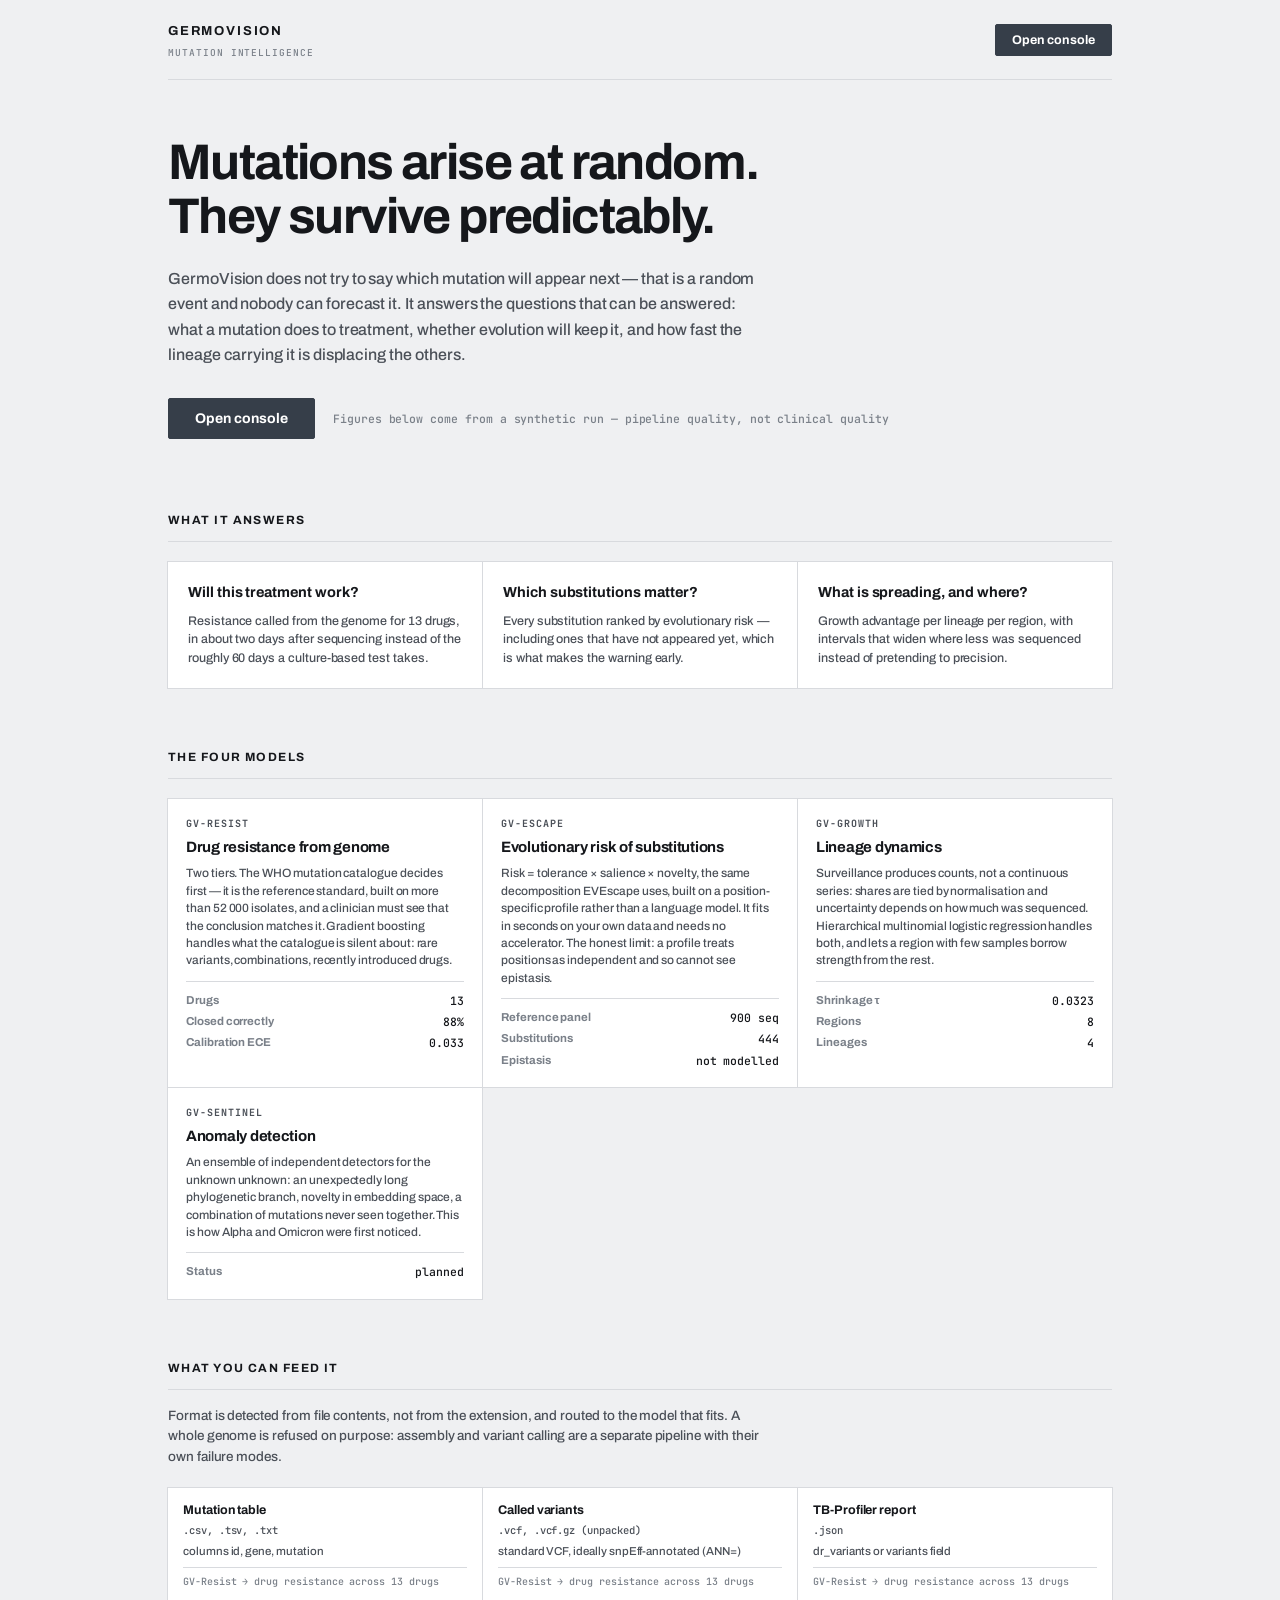
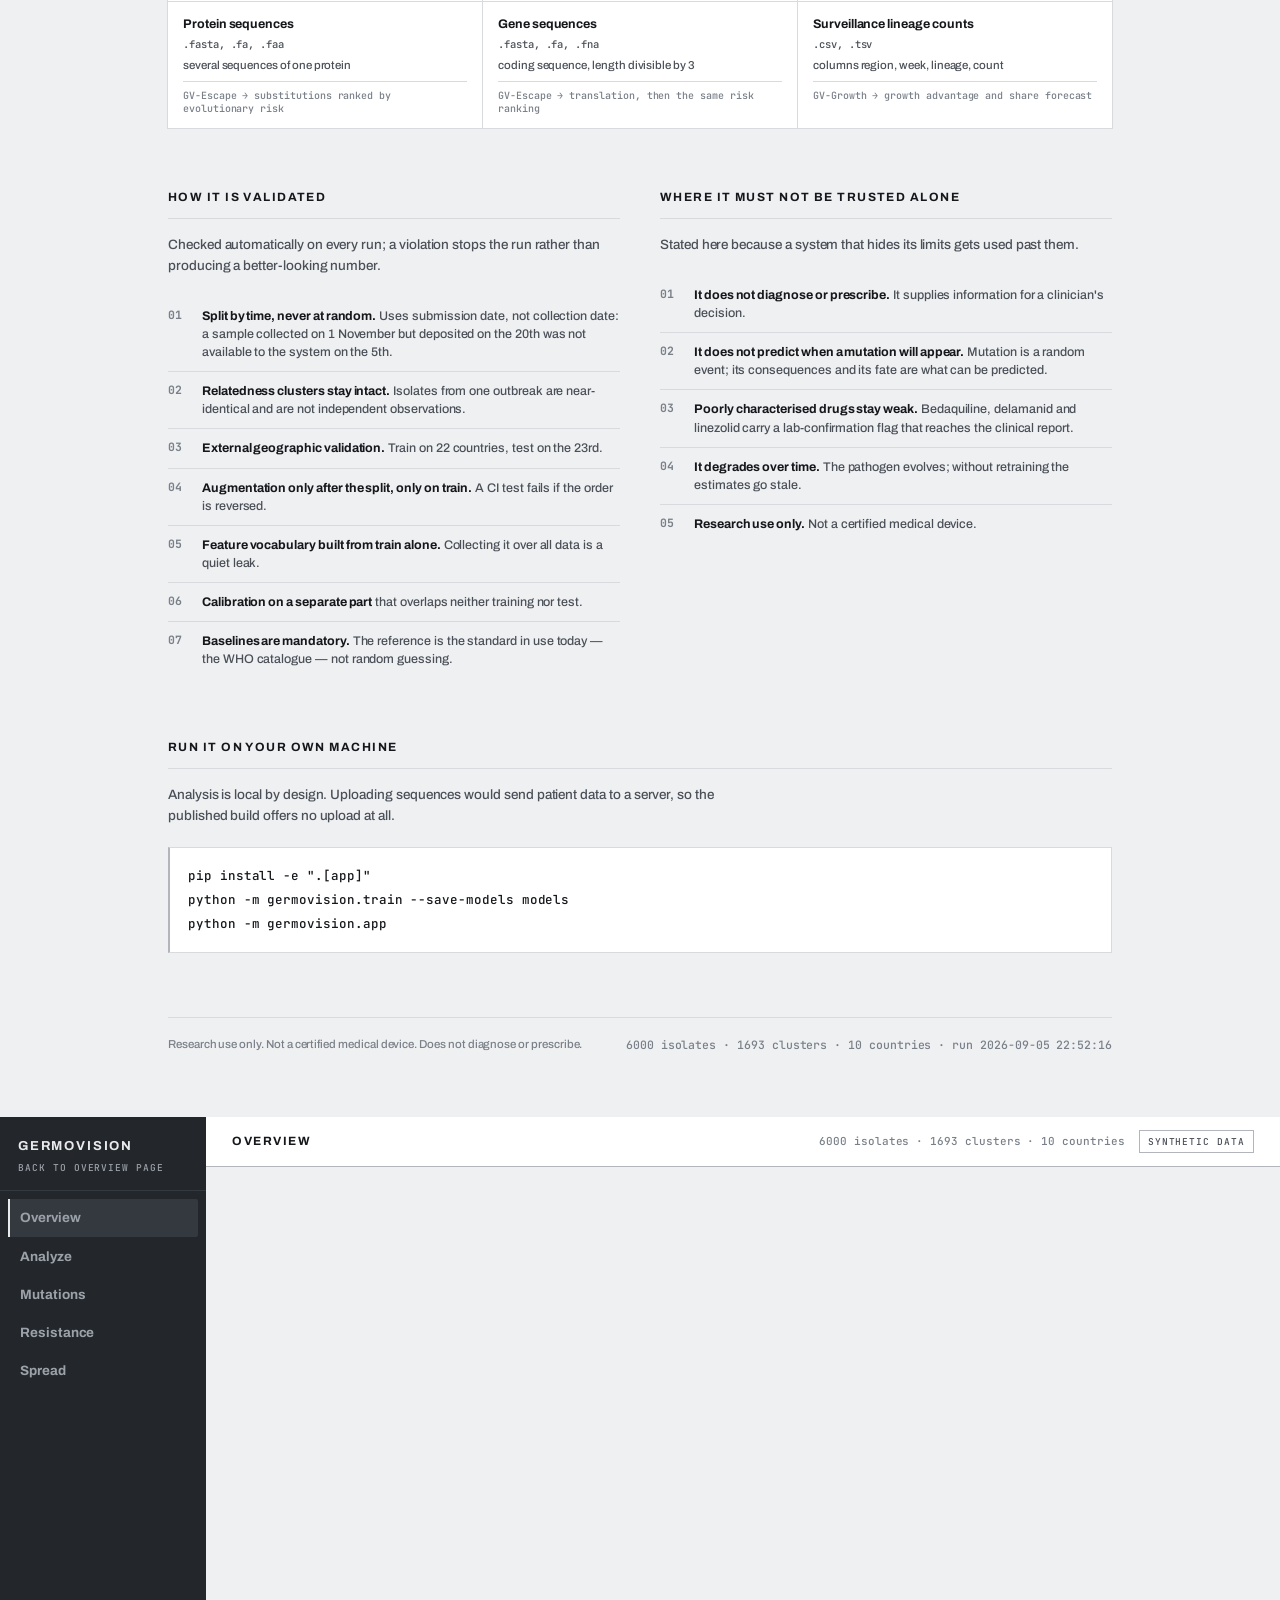
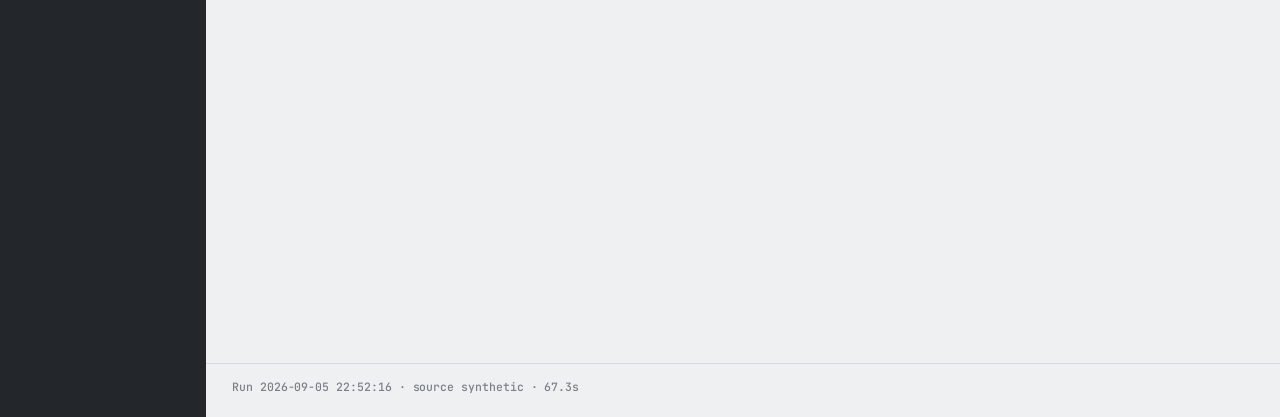
<file: dashboard/index.html>
<!doctype html>
<html lang="en">
<head>
<meta charset="utf-8">
<meta name="viewport" content="width=device-width, initial-scale=1">
<title>GermoVision Mutation Intelligence</title>
<link rel="preconnect" href="https://fonts.googleapis.com">
<link rel="preconnect" href="https://fonts.gstatic.com" crossorigin>
<link rel="stylesheet" href="https://fonts.googleapis.com/css2?family=Archivo:wght@500;700&family=JetBrains+Mono:wght@500;700&display=swap">
<style>
/* GermoVision — Pathogen Mutation Intelligence
   ------------------------------------------------------------------
   Matte institutional light theme. Every colour, including the page
   background, is set explicitly so the page holds on whatever ground a
   host supplies.

   Colour appears only where it carries information: chart series, and
   thin severity rules on signals. Chrome, panels, tiles and tables stay
   neutral — a surveillance console is read by people deciding what to
   do next, and a tinted surface competes with the figure on top of it.

   The series palette is darkened rather than desaturated. Pushing four
   series below a chroma of ~0.1 makes them read as grey and stop being
   distinguishable; scripts/validate_palette.js rejected three greyer
   candidates on exactly that gate. Darkening keeps them matte while
   every check still passes — worst adjacent CVD dE 13.8, normal-vision
   dE 20.0, all four above 3:1 against the surface.

   Type has exactly two weights: 500 for normal text and 700 for bold.
   No third register exists, because a third weight always ends up
   meaning something nobody can name. 500 rather than 400 as the normal
   one — at 11-12px on white a 400 stem goes pale on a projector, which
   is the thin look this design is meant to be rid of.
   ------------------------------------------------------------------ */

:root {
  color-scheme: light;

  --ground:      #eff0f2;
  --surface:     #ffffff;
  --sunk:        #f5f6f7;
  --rail:        #23262b;
  --rail-soft:   #34383f;
  --rail-ink:    #e9eaec;
  --rail-faint:  #9ba1a8;

  --ink:         #15171b;
  --soft:        #4b5058;
  --faint:       #7a8089;
  --rule:        #d8dade;
  --rule-strong: #b2b6bc;

  --accent:      #363e49;

  /* Severity: muted, used as rules and figures — never as fills. */
  --crit:        #8e2c2c;
  --warn:        #77550f;
  --good:        #1e5b3f;

  /* Chart series — validated matte set, see note above. */
  --s1: #2f5f9e;  --s2: #a8532a;  --s3: #5d4b96;  --s4: #137a5c;
  --grid: #e5e7ea;

  --font: "Archivo", -apple-system, BlinkMacSystemFont, "Segoe UI", sans-serif;
  --mono: "JetBrains Mono", ui-monospace, "SFMono-Regular", Consolas, monospace;

  --rail-w: 206px;
  --gap: 16px;
  --r: 2px;
  --ease: cubic-bezier(.22,.61,.36,1);
}

* { box-sizing: border-box; }

body {
  margin: 0;
  background: var(--ground);
  color: var(--ink);
  font: 500 14px/1.5 var(--font);
  -webkit-font-smoothing: antialiased;
  letter-spacing: -.004em;
}

.shell { display: flex; min-height: 100vh; }

/* ══════════════════════ NAV RAIL ══════════════════════ */

.rail {
  width: var(--rail-w); flex: none; background: var(--rail); color: var(--rail-ink);
  display: flex; flex-direction: column; position: sticky; top: 0; height: 100vh;
}
/* The rail wordmark is the way back to the landing page, so it is a real
   button and has to look pressable. */
.brand {
  display: block; width: 100%; text-align: left; padding: 20px 18px 16px;
  background: none; color: inherit; font: inherit; cursor: pointer;
  border: none; border-bottom: 1px solid var(--rail-soft);
  transition: background .15s var(--ease);
}
.brand:hover { background: var(--rail-soft); }
.brand:focus-visible { outline: 2px solid var(--rail-ink); outline-offset: -2px; }
.brand b { display: block; font-weight: 700; font-size: 13px; letter-spacing: .14em; }
.brand span {
  display: block; font: 500 9.5px var(--mono); color: var(--rail-faint);
  letter-spacing: .1em; text-transform: uppercase; margin-top: 5px;
}

.nav { list-style: none; margin: 8px 0 0; padding: 0 8px; position: relative; flex: 1; }
.to-landing { display: none; }
.nav a {
  display: block; padding: 9px 12px; border-radius: var(--r);
  color: var(--rail-faint); text-decoration: none; font-weight: 700; font-size: 13.5px;
  position: relative; z-index: 1; transition: color .15s var(--ease);
}
.nav a:hover, .nav a.on { color: #fff; }
.nav a:focus-visible { outline: 2px solid var(--rail-ink); outline-offset: -2px; }
.nav-indicator {
  /* top: 0 is required. Without it the absolutely positioned element keeps
     the static position of the last list item, and translateY is measured
     from there instead of from the top of the nav. */
  position: absolute; top: 0; left: 8px; right: 8px; height: 36px; border-radius: var(--r);
  background: var(--rail-soft); z-index: 0; transition: transform .24s var(--ease);
  pointer-events: none;
}
.nav-indicator::before {
  content: ""; position: absolute; left: 0; top: 0; bottom: 0; width: 2px; background: var(--rail-ink);
}

/* ══════════════════════ MAIN ══════════════════════ */

.main { flex: 1; min-width: 0; display: flex; flex-direction: column; }

.topbar {
  position: sticky; top: 0; z-index: 20; background: var(--surface);
  border-bottom: 1px solid var(--rule-strong); padding: 0 26px; height: 50px;
  display: flex; align-items: center; justify-content: space-between; gap: 20px;
}
.crumb { font-weight: 700; font-size: 12px; letter-spacing: .13em; text-transform: uppercase; }
.topbar-right { display: flex; align-items: center; gap: 14px; }
.stat { font: 500 11px var(--mono); color: var(--faint); }
.badge {
  font: 500 9.5px var(--mono); letter-spacing: .1em; padding: 4px 8px;
  border: 1px solid var(--rule-strong); color: var(--soft);
}

.views { flex: 1; padding: 26px; max-width: 1480px; width: 100%; }
.view { display: none; }
.view.on { display: block; animation: viewIn .2s var(--ease) both; }
@keyframes viewIn { from { opacity: 0; } to { opacity: 1; } }

/* ── panels ── */
.panel { background: var(--surface); border: 1px solid var(--rule); padding: 18px 20px; margin-bottom: var(--gap); }
.panel-head { display: flex; align-items: baseline; justify-content: space-between; gap: 16px; flex-wrap: wrap; margin-bottom: 14px; }
.panel-head h2 { font-size: 12px; font-weight: 700; margin: 0; letter-spacing: .07em; text-transform: uppercase; }
.hint { font: 500 11.5px var(--font); color: var(--faint); }
.note { font-size: 12px; font-weight: 500; color: var(--soft); margin: 12px 0 0; border-top: 1px solid var(--rule); padding-top: 10px; line-height: 1.45; }

.split { display: grid; grid-template-columns: 1fr 1.25fr; gap: var(--gap); }
.two { display: grid; grid-template-columns: 1fr 1fr; gap: var(--gap); }
@media (max-width: 1080px) { .split, .two { grid-template-columns: 1fr; } }
@media (max-width: 820px) {
  .rail { position: fixed; bottom: 0; top: auto; left: 0; right: 0; width: 100%; height: auto; flex-direction: row; z-index: 40; }
  .brand { display: none; }
  .nav { display: flex; padding: 4px; margin: 0; }
  .nav li { flex: 1; }
  .nav a { text-align: center; padding: 9px 3px; font-size: 10.5px; }
  .nav-indicator { display: none; }
  /* The wordmark is the way back on desktop; in the tab bar it does not
     fit, so the route back becomes a tab of its own. Without it there is
     no way off the console on a phone. */
  .to-landing { display: list-item; }
  .shell { flex-direction: column-reverse; }
  .views { padding: 16px; padding-bottom: 74px; }
  .topbar { padding: 0 16px; }
}

/* ── KPI tiles ── */
/* Hairline grids: the 1px gap is bridged by each cell's own 1px ring
   rather than by a background showing through. A background would also
   show through the empty cells left by auto-fit when the item count is
   not a multiple of the column count, which reads as a broken tile. */
.kpis, .fmt-grid, .mcards {
  display: grid; gap: 1px;
}
.kpis > *, .fmt-grid > *, .mcards > * { box-shadow: 0 0 0 1px var(--rule); }

.kpis { grid-template-columns: repeat(auto-fit, minmax(182px, 1fr)); margin-bottom: var(--gap); }
.kpi {
  background: var(--surface); padding: 15px 17px 14px 15px;
  border-left: 2px solid transparent; animation: rise .28s var(--ease) both;
}
/* Severity reaches the tile as a 2px rule, not a fill or a coloured
   figure. It is state the reader has to see; it is not decoration. */
.kpi.crit { border-left-color: var(--crit); }
.kpi.warn { border-left-color: var(--warn); }
.kpi.good { border-left-color: var(--good); }
@keyframes rise { from { opacity: 0; transform: translateY(6px); } to { opacity: 1; transform: none; } }
.kpi .k-l { font-size: 10.5px; font-weight: 700; color: var(--faint); text-transform: uppercase; letter-spacing: .06em; line-height: 1.35; min-height: 2.7em; }
.kpi .k-v { font-size: 29px; font-weight: 700; letter-spacing: -.032em; line-height: 1.05; margin: 9px 0 4px; font-variant-numeric: tabular-nums; }
.kpi .k-n { font: 500 10.5px var(--mono); color: var(--faint); }

/* ── signals ── */
.signals { display: flex; flex-direction: column; }
.signal {
  border-top: 1px solid var(--rule); border-left: 2px solid var(--rule-strong);
  padding: 12px 0 12px 12px; animation: rise .28s var(--ease) both;
}
.signal:first-child { border-top: none; }
.signal.crit { border-left-color: var(--crit); }
.signal.warn { border-left-color: var(--warn); }
.signal.good { border-left-color: var(--good); }
.signal .s-t { display: flex; justify-content: space-between; gap: 12px; align-items: baseline; margin-bottom: 3px; }
.signal .s-t b { font-weight: 700; font-size: 13px; }
.signal .s-t span { font: 500 11.5px var(--mono); white-space: nowrap; color: var(--soft); }
.signal p { margin: 0; font-size: 12px; font-weight: 500; color: var(--soft); line-height: 1.45; }

/* ── horizontal bars ── */
.bars { display: flex; flex-direction: column; gap: 7px; }
.bar-row { display: grid; grid-template-columns: 126px 1fr 106px; gap: 12px; align-items: center; }
.bar-row .bl { font-size: 12.5px; font-weight: 700; }
/* Both are spans, so display must be set explicitly — an inline box
   ignores width and height, which silently renders every bar empty. */
.bar-track { display: block; height: 15px; background: var(--sunk); border: 1px solid var(--rule); }
.bar-fill { display: block; height: 100%; background: var(--soft); width: 0; transition: width .55s var(--ease); }
/* Bar colour is deliberately not a second copy of bar length: tinting
   every row by the same quantity the row already encodes just fills the
   panel with colour. Only the actionable band — a drug the genome
   cannot close — is marked. */
.bar-fill.crit { background: var(--crit); }
.bar-fill.warn, .bar-fill.good { background: var(--soft); }
.bar-row .bv { font: 500 11.5px var(--mono); color: var(--soft); text-align: right; font-variant-numeric: tabular-nums; }

/* ── legend & charts ── */
.legend { display: flex; flex-wrap: wrap; gap: 5px 16px; margin-bottom: 12px; }
.legend span { display: inline-flex; align-items: center; gap: 6px; font-size: 11.5px; font-weight: 700; color: var(--soft); }
.legend i { width: 10px; height: 10px; flex: none; }
.legend i.hollow { background: none !important; border: 2px solid var(--faint); border-radius: 50%; }

.chart { width: 100%; display: block; overflow: visible; }
.chart text { font-family: var(--font); font-weight: 700; }
.chart .tick, .chart .axis { font-size: 10px; fill: var(--faint); font-weight: 700; }
.chart .lbl { font-size: 11px; font-weight: 700; }
.chart .val { font-family: var(--mono); font-size: 10.5px; font-weight: 500; fill: var(--soft); }
.chart .grid-line { stroke: var(--grid); stroke-width: 1; }
.chart .zero { stroke: var(--rule-strong); stroke-width: 1; }
.hit { fill: transparent; cursor: crosshair; }
.grow { transform-origin: center bottom; animation: grow .34s var(--ease) both; }
@keyframes grow { from { opacity: 0; transform: scaleY(.35); } to { opacity: 1; transform: none; } }
.fade, .pop { animation: fadeIn .28s var(--ease) both; }
@keyframes fadeIn { from { opacity: 0; } to { opacity: 1; } }

/* ── tables ── */
.tblwrap { overflow: auto; border: 1px solid var(--rule); max-height: 440px; }
table { width: 100%; border-collapse: collapse; font-size: 12px; }
th, td { text-align: left; padding: 7px 12px; border-bottom: 1px solid var(--rule); white-space: nowrap; font-weight: 500; }
th { position: sticky; top: 0; background: var(--sunk); font: 700 9.5px var(--font); letter-spacing: .08em; text-transform: uppercase; color: var(--soft); z-index: 1; }
td.num, th.num { text-align: right; font-family: var(--mono); font-weight: 500; font-variant-numeric: tabular-nums; }
td.wrap { white-space: normal; min-width: 250px; }
tbody tr:hover { background: var(--sunk); }

.chip { display: inline-block; font: 500 10px var(--mono); padding: 2px 7px; letter-spacing: .03em; border: 1px solid var(--rule-strong); color: var(--soft); }
.chip.r { color: var(--crit); border-color: var(--crit); }
.chip.s { color: var(--good); border-color: var(--good); }
.chip.n { color: var(--soft); }
.chip.a { color: var(--ink); }

/* ── drop zone ── */
#drop {
  background: var(--surface); border: 1px dashed var(--rule-strong);
  padding: 32px 22px; text-align: center; cursor: pointer; margin-bottom: var(--gap);
  transition: border-color .15s var(--ease), background .15s var(--ease);
}
#drop:hover, #drop:focus-visible, #drop.over { border-color: var(--accent); background: var(--sunk); outline: none; }
#drop.busy { opacity: .5; pointer-events: none; }
#drop h2 { font-size: 17px; font-weight: 700; margin: 0 0 6px; letter-spacing: -.016em; }
#drop p { margin: 0 0 16px; color: var(--soft); font-weight: 500; font-size: 12.5px; }
#file { display: none; }

.btn {
  font: 700 12.5px var(--font); padding: 8px 16px; border-radius: var(--r); cursor: pointer;
  background: var(--accent); color: #fff; border: 1px solid var(--accent);
  transition: background .15s var(--ease), border-color .15s var(--ease);
}
.btn:hover { background: var(--ink); border-color: var(--ink); }
.btn:focus-visible { outline: 2px solid var(--ink); outline-offset: 2px; }
.btn.ghost { background: var(--surface); color: var(--ink); border-color: var(--rule-strong); }
.btn.ghost:hover { background: var(--sunk); color: var(--ink); border-color: var(--accent); }
.btn.sm { font-size: 11px; padding: 5px 10px; }

#spinner { display: flex; align-items: center; gap: 12px; padding: 13px 18px; background: var(--surface); border: 1px solid var(--rule); margin-bottom: var(--gap); font: 700 12.5px var(--font); }
#spinner .bar { flex: 1; height: 3px; background: var(--sunk); overflow: hidden; position: relative; }
#spinner .bar::after { content: ""; position: absolute; inset: 0; width: 30%; background: var(--accent); animation: slide 1.1s var(--ease) infinite; }
@keyframes slide { 0% { transform: translateX(-110%); } 100% { transform: translateX(340%); } }

/* ── format cards ── */
.fmt-grid { grid-template-columns: repeat(auto-fit, minmax(240px, 1fr)); }
.fmt { background: var(--surface); padding: 13px 15px; }
.fmt .t { font-weight: 700; font-size: 12.5px; margin-bottom: 3px; }
.fmt .e { font: 500 10.5px var(--mono); color: var(--soft); margin-bottom: 6px; }
.fmt .s { font-size: 11.5px; font-weight: 500; color: var(--soft); margin-bottom: 8px; line-height: 1.4; }
.fmt .m { font: 500 10px var(--mono); color: var(--faint); border-top: 1px solid var(--rule); padding-top: 7px; }

/* ── result cards ── */
.card { background: var(--surface); border: 1px solid var(--rule); margin-bottom: var(--gap); animation: rise .28s var(--ease) both; }
.card.bad { border-left: 2px solid var(--crit); }
.card-head { padding: 16px 20px; border-bottom: 1px solid var(--rule); display: flex; gap: 16px; align-items: flex-start; flex-wrap: wrap; }
.card-head .who { flex: 1; min-width: 220px; }
.card-head .fn { font: 500 11px var(--mono); color: var(--faint); margin-bottom: 4px; word-break: break-all; }
.card-head h3 { font-size: 16px; font-weight: 700; margin: 0 0 4px; letter-spacing: -.018em; }
.card-head .sm { font-size: 12px; font-weight: 500; color: var(--soft); }
.card-body { padding: 18px 20px; }
.acts { display: flex; gap: 7px; flex-wrap: wrap; }
.err { font-size: 12.5px; font-weight: 500; white-space: pre-wrap; line-height: 1.55; }

.alert { background: var(--surface); padding: 12px 16px; border: 1px solid var(--rule); border-left: 2px solid var(--rule-strong); margin-bottom: var(--gap); font-size: 12.5px; font-weight: 500; line-height: 1.5; }
.alert.warn { border-left-color: var(--warn); }
.alert.crit { border-left-color: var(--crit); }
.alert b { display: block; font-weight: 700; margin-bottom: 4px; }
.alert code { font: 500 11.5px var(--mono); background: var(--sunk); padding: 2px 6px; border: 1px solid var(--rule); }

.empty { text-align: center; padding: 44px 24px; background: var(--surface); border: 1px dashed var(--rule-strong); }
.empty h2 { font-size: 17px; font-weight: 700; margin: 0 0 7px; }
.empty p { margin: 0 0 14px; color: var(--soft); font-weight: 500; max-width: 56ch; margin-inline: auto; font-size: 13px; }

.tbl-head { display: flex; justify-content: space-between; align-items: center; gap: 14px; flex-wrap: wrap; margin: 18px 0 8px; }
.tbl-head h4 { font: 700 11.5px var(--font); margin: 0; letter-spacing: .05em; text-transform: uppercase; }
.tbl-head .cnt { display: flex; align-items: center; gap: 10px; font: 500 11px var(--mono); color: var(--faint); }
.trunc { font-size: 11.5px; font-weight: 500; color: var(--faint); margin: 8px 0 0; }

/* ── model cards ── */
.mcards { grid-template-columns: repeat(auto-fit, minmax(270px, 1fr)); margin-bottom: var(--gap); }
.mcard { background: var(--surface); padding: 18px; animation: rise .28s var(--ease) both; }
.mcard .code { font: 700 10px var(--mono); letter-spacing: .1em; color: var(--soft); margin-bottom: 6px; }
.mcard h3 { font-size: 15px; font-weight: 700; margin: 0 0 7px; letter-spacing: -.018em; }
.mcard p { margin: 0 0 11px; font-size: 12px; font-weight: 500; color: var(--soft); line-height: 1.45; }
.mcard dl { margin: 0; display: grid; grid-template-columns: auto 1fr; gap: 4px 12px; font-size: 11.5px; border-top: 1px solid var(--rule); padding-top: 10px; }
.mcard dt { font-weight: 700; color: var(--faint); }
.mcard dd { margin: 0; font-family: var(--mono); font-weight: 500; text-align: right; }

.rules { list-style: none; padding: 0; margin: 0; counter-reset: r; }
.rules li { counter-increment: r; padding: 10px 0 10px 34px; border-bottom: 1px solid var(--rule); position: relative; font-size: 12.5px; font-weight: 500; color: var(--soft); line-height: 1.45; }
.rules li::before { content: counter(r, decimal-leading-zero); position: absolute; left: 0; top: 10px; font: 700 11.5px var(--mono); color: var(--faint); }
.rules li b { color: var(--ink); font-weight: 700; }
.rules li:last-child { border-bottom: none; }

.foot { border-top: 1px solid var(--rule); padding: 14px 26px 22px; display: flex; justify-content: space-between; gap: 20px; flex-wrap: wrap; font-size: 11.5px; font-weight: 500; color: var(--faint); }
.mono { font-family: var(--mono); font-weight: 500; }

#tip {
  position: fixed; pointer-events: none; z-index: 60; opacity: 0; transition: opacity .1s;
  background: var(--rail); color: #fff; padding: 9px 11px; border-radius: var(--r);
  font-size: 11.5px; font-weight: 500; line-height: 1.45; max-width: 280px;
}
#tip .tt { font-weight: 700; margin-bottom: 4px; font-size: 12px; }
#tip .tr { display: flex; justify-content: space-between; gap: 16px; font: 500 10.5px var(--mono); color: var(--rail-faint); }
#tip .tr b { color: #fff; font-weight: 500; }



/* ══════════════════════ LANDING ══════════════════════
   The only surface in the product that explains anything. It gets room
   to breathe — long measures, real spacing — precisely because the
   console it leads into has none of that. */

.landing { max-width: 1000px; margin: 0 auto; padding: 0 28px 64px; }

.lp-top {
  display: flex; align-items: center; justify-content: space-between; gap: 24px;
  padding: 22px 0 20px; border-bottom: 1px solid var(--rule); margin-bottom: 56px;
}
.lp-brand b { font-weight: 700; font-size: 13px; letter-spacing: .14em; display: block; }
.lp-brand span {
  display: block; font: 500 9.5px var(--mono); color: var(--faint);
  letter-spacing: .1em; text-transform: uppercase; margin-top: 4px;
}

.lp-hero { margin-bottom: 72px; }
.lp-hero h1 {
  font-size: clamp(30px, 5vw, 50px); font-weight: 700; letter-spacing: -.032em;
  line-height: 1.08; margin: 0 0 22px;
}
.lp-lead { font-size: 16px; font-weight: 500; color: var(--soft); max-width: 66ch; margin: 0 0 30px; line-height: 1.6; }
.lp-cta { display: flex; align-items: center; gap: 18px; flex-wrap: wrap; }
.lp-cta-note { font: 500 11.5px var(--mono); color: var(--faint); }
.btn.lg { font-size: 14px; padding: 12px 26px; }

.lp-sec { margin-bottom: 60px; }
.lp-sec > h2 {
  font-size: 12px; font-weight: 700; letter-spacing: .12em; text-transform: uppercase;
  margin: 0 0 6px; padding-bottom: 12px; border-bottom: 1px solid var(--rule);
}
.lp-sub { font-size: 13.5px; font-weight: 500; color: var(--soft); max-width: 74ch; margin: 16px 0 20px; line-height: 1.55; }
.lp-sec > h2 + .lp-grid3, .lp-sec > h2 + .mcards, .lp-sec > h2 + .fmt-grid { margin-top: 20px; }

.lp-grid3 { display: grid; grid-template-columns: repeat(auto-fit, minmax(240px, 1fr)); gap: 1px; }
.lp-grid3 > * { box-shadow: 0 0 0 1px var(--rule); }
.lp-card { background: var(--surface); padding: 20px; }
.lp-card b { display: block; font-weight: 700; font-size: 14.5px; margin-bottom: 8px; }
.lp-card p { margin: 0; font-size: 12.5px; font-weight: 500; color: var(--soft); line-height: 1.5; }

.lp-two { display: grid; grid-template-columns: 1fr 1fr; gap: 40px; }
@media (max-width: 860px) { .lp-two { grid-template-columns: 1fr; gap: 44px; } }
.lp-two h2 {
  font-size: 12px; font-weight: 700; letter-spacing: .12em; text-transform: uppercase;
  margin: 0 0 6px; padding-bottom: 12px; border-bottom: 1px solid var(--rule);
}

.lp-code {
  font: 500 12.5px/1.9 var(--mono); background: var(--surface); color: var(--ink);
  border: 1px solid var(--rule); border-left: 2px solid var(--rule-strong);
  padding: 16px 18px; margin: 0; overflow-x: auto;
}

.lp-foot {
  border-top: 1px solid var(--rule); padding-top: 18px; margin-top: 64px;
  display: flex; justify-content: space-between; gap: 20px; flex-wrap: wrap;
  font-size: 11.5px; font-weight: 500; color: var(--faint);
}

@media (prefers-reduced-motion: reduce) {
  *, *::before, *::after { animation: none !important; transition: none !important; }
  .bar-fill { transition: none !important; }
}

</style>
</head>
<body>

<!-- ══════════════════════════════════════════════════════════════════
     LANDING — every explanation in the product lives here and nowhere
     else. The console past this page carries data and controls only.
     ═══════════════════════════════════════════════════════════════ -->
<div class="landing" id="landing">

  <header class="lp-top">
    <div class="lp-brand"><b>GERMOVISION</b><span>Mutation Intelligence</span></div>
    <button class="btn" type="button" id="enter-top">Open console</button>
  </header>

  <section class="lp-hero">
    <h1>Mutations arise at random.<br>They survive predictably.</h1>
    <p class="lp-lead">
      GermoVision does not try to say which mutation will appear next — that is a
      random event and nobody can forecast it. It answers the questions that can be
      answered: what a mutation does to treatment, whether evolution will keep it,
      and how fast the lineage carrying it is displacing the others.
    </p>
    <div class="lp-cta">
      <button class="btn lg" type="button" id="enter-hero">Open console</button>
      <span class="lp-cta-note" id="lp-run">Reads the last local training run</span>
    </div>
  </section>

  <section class="lp-sec">
    <h2>What it answers</h2>
    <div class="lp-grid3">
      <div class="lp-card">
        <b>Will this treatment work?</b>
        <p>Resistance called from the genome for 13 drugs, in about two days after
        sequencing instead of the roughly 60 days a culture-based test takes.</p>
      </div>
      <div class="lp-card">
        <b>Which substitutions matter?</b>
        <p>Every substitution ranked by evolutionary risk — including ones that have
        not appeared yet, which is what makes the warning early.</p>
      </div>
      <div class="lp-card">
        <b>What is spreading, and where?</b>
        <p>Growth advantage per lineage per region, with intervals that widen where
        less was sequenced instead of pretending to precision.</p>
      </div>
    </div>
  </section>

  <section class="lp-sec">
    <h2>The four models</h2>
    <div class="mcards" id="lp-models"></div>
  </section>

  <section class="lp-sec">
    <h2>What you can feed it</h2>
    <p class="lp-sub">Format is detected from file contents, not from the extension, and
    routed to the model that fits. A whole genome is refused on purpose: assembly and
    variant calling are a separate pipeline with their own failure modes.</p>
    <div class="fmt-grid" id="lp-formats"></div>
  </section>

  <section class="lp-sec lp-two">
    <div>
      <h2>How it is validated</h2>
      <p class="lp-sub">Checked automatically on every run; a violation stops the run
      rather than producing a better-looking number.</p>
      <ol class="rules">
        <li><b>Split by time, never at random.</b> Uses submission date, not collection
        date: a sample collected on 1 November but deposited on the 20th was not
        available to the system on the 5th.</li>
        <li><b>Relatedness clusters stay intact.</b> Isolates from one outbreak are
        near-identical and are not independent observations.</li>
        <li><b>External geographic validation.</b> Train on 22 countries, test on the 23rd.</li>
        <li><b>Augmentation only after the split, only on train.</b> A CI test fails if
        the order is reversed.</li>
        <li><b>Feature vocabulary built from train alone.</b> Collecting it over all data
        is a quiet leak.</li>
        <li><b>Calibration on a separate part</b> that overlaps neither training nor test.</li>
        <li><b>Baselines are mandatory.</b> The reference is the standard in use today —
        the WHO catalogue — not random guessing.</li>
      </ol>
    </div>
    <div>
      <h2>Where it must not be trusted alone</h2>
      <p class="lp-sub">Stated here because a system that hides its limits gets used
      past them.</p>
      <ol class="rules">
        <li><b>It does not diagnose or prescribe.</b> It supplies information for a
        clinician's decision.</li>
        <li><b>It does not predict when a mutation will appear.</b> Mutation is a random
        event; its consequences and its fate are what can be predicted.</li>
        <li><b>Poorly characterised drugs stay weak.</b> Bedaquiline, delamanid and
        linezolid carry a lab-confirmation flag that reaches the clinical report.</li>
        <li><b>It degrades over time.</b> The pathogen evolves; without retraining the
        estimates go stale.</li>
        <li><b>Research use only.</b> Not a certified medical device.</li>
      </ol>
    </div>
  </section>

  <section class="lp-sec">
    <h2>Run it on your own machine</h2>
    <p class="lp-sub">Analysis is local by design. Uploading sequences would send patient
    data to a server, so the published build offers no upload at all.</p>
    <pre class="lp-code">pip install -e ".[app]"
python -m germovision.train --save-models models
python -m germovision.app</pre>
  </section>

  <footer class="lp-foot">
    <span>Research use only. Not a certified medical device. Does not diagnose or prescribe.</span>
    <span class="mono" id="lp-meta"></span>
  </footer>
</div>

<!-- ══════════════════════════════════════════════════════════════════
     CONSOLE — data and controls. No explanatory prose past this point.
     ═══════════════════════════════════════════════════════════════ -->
<div class="shell" id="shell" hidden>

  <nav class="rail" aria-label="Sections">
    <button class="brand" type="button" id="back-landing">
      <b>GERMOVISION</b>
      <span>Back to overview page</span>
    </button>

    <ul class="nav" id="nav">
      <li><a href="#overview"   data-view="overview">Overview</a></li>
      <li><a href="#analyze"    data-view="analyze">Analyze</a></li>
      <li><a href="#mutations"  data-view="mutations">Mutations</a></li>
      <li><a href="#resistance" data-view="resistance">Resistance</a></li>
      <li><a href="#spread"     data-view="spread">Spread</a></li>
      <li class="to-landing"><a href="#" id="back-landing-narrow">Info</a></li>
      <li class="nav-indicator" id="nav-indicator" aria-hidden="true"></li>
    </ul>
  </nav>

  <main class="main">
    <header class="topbar">
      <div class="crumb" id="crumb">Overview</div>
      <div class="topbar-right">
        <div class="stat" id="topbar-stat"></div>
        <span class="badge" id="data-badge" hidden>SYNTHETIC DATA</span>
      </div>
    </header>

    <div class="views" id="views">

      <section class="view" data-view="overview">
        <div class="kpis" id="kpis"></div>
        <div class="split">
          <div class="panel">
            <div class="panel-head">
              <h2>Active signals</h2>
              <span class="hint" id="signal-count"></span>
            </div>
            <div class="signals" id="signals"></div>
          </div>
          <div class="panel">
            <div class="panel-head"><h2>Lineage share, national</h2></div>
            <div class="legend" id="ov-legend"></div>
            <svg class="chart" id="ov-stack" viewBox="0 0 560 260" role="img"
                 aria-label="Lineage share over time"></svg>
          </div>
        </div>
        <div class="panel">
          <div class="panel-head"><h2>Correctly closed without a lab test, by drug</h2></div>
          <div class="bars" id="ov-bars"></div>
        </div>
      </section>

      <section class="view" data-view="analyze">
        <div id="drop" tabindex="0" role="button" aria-label="Upload files for analysis">
          <div class="drop-inner">
            <h2>Drop files here</h2>
            <p>CSV · TSV · VCF · JSON · FASTA — several at once</p>
            <button class="btn" type="button" id="pick">Choose files</button>
            <input type="file" id="file" multiple
                   accept=".csv,.tsv,.txt,.vcf,.json,.fasta,.fa,.faa,.fna">
          </div>
        </div>
        <div id="model-status"></div>
        <div id="spinner" hidden><span class="bar"></span><b>Analyzing</b></div>
        <div id="results"></div>
      </section>

      <section class="view" data-view="mutations">
        <div id="mut-content"></div>
      </section>

      <section class="view" data-view="resistance">
        <div id="res-content"></div>
      </section>

      <section class="view" data-view="spread">
        <div id="spread-content"></div>
      </section>

    </div>

    <footer class="foot">
      <span class="mono" id="foot-meta"></span>
    </footer>
  </main>
</div>

<div id="tip" role="status" aria-live="polite"></div>
<script>window.__GV_STATIC__ = {"status":{"formats":[{"kind":"mutations","title":"Mutation table","ext":".csv, .tsv, .txt","shape":"columns id, gene, mutation","model":"GV-Resist","result":"drug resistance across 13 drugs"},{"kind":"vcf","title":"Called variants","ext":".vcf, .vcf.gz (unpacked)","shape":"standard VCF, ideally snpEff-annotated (ANN=)","model":"GV-Resist","result":"drug resistance across 13 drugs"},{"kind":"tbprofiler","title":"TB-Profiler report","ext":".json","shape":"dr_variants or variants field","model":"GV-Resist","result":"drug resistance across 13 drugs"},{"kind":"protein_fasta","title":"Protein sequences","ext":".fasta, .fa, .faa","shape":"several sequences of one protein","model":"GV-Escape","result":"substitutions ranked by evolutionary risk"},{"kind":"gene_fasta","title":"Gene sequences","ext":".fasta, .fa, .fna","shape":"coding sequence, length divisible by 3","model":"GV-Escape","result":"translation, then the same risk ranking"},{"kind":"lineage_counts","title":"Surveillance lineage counts","ext":".csv, .tsv","shape":"columns region, week, lineage, count","model":"GV-Growth","result":"growth advantage and share forecast"}],"models_loaded":true,"models_error":"","models_info":"","models_synthetic":true,"max_file_mb":0},"surveillance":{"available":true,"meta":{"generated_at":"2026-09-05 22:52:16","elapsed_sec":67.3,"source":"synthetic","synthetic":true,"warning":"SYNTHETIC DATA. These metrics show that the pipeline is correct, not that the model is clinically good. Hypothesis H1 requires the CRyPTIC dataset.","catalogue_size":82,"n_isolates":6000,"n_clusters":1693,"n_countries":10,"n_variants":68,"date_min":"2015-01-23","date_max":"2025-04-22","split":{"train":3899,"test":1203,"calib":898},"split_meta":{"n_clusters":1693,"train_last_date":"2022-04-04","test_first_date":"2022-07-30","actual_test_size":0.2005,"date_semantics":"submission_date","note":"boundaries are shifted away from round calendar dates because the indivisible unit is a relatedness cluster, not an isolate"}},"kpi":{"mdr_kz":0.242914979757085,"mdr_kz_n":494,"rif_sens_external":0.8709677419354839,"answer_rate":0.9703200000000001,"closed":0.8806846153846153,"n_needs_confirmation":13,"n_drugs":13,"top_growth":{"region":"Shymkent","lineage":"L2_Beijing_MDR","is_reference":false,"beta":0.12099178371627312,"se":0.009370305440411108,"weekly_pct":12.861563930293784,"n_samples":780,"significant":true},"ece_rif":0.03340054404339478},"external":[{"drug":"RIF","name":"Rifampicin","n":466,"pos":217,"sens":[0.871,0.825,0.912],"spec":[0.667,0.598,0.717],"base_sens":0.737,"h1":false},{"drug":"RFB","name":"Rifabutin","n":406,"pos":151,"sens":[0.868,0.815,0.921],"spec":[0.824,0.78,0.871],"base_sens":0.746,"h1":null},{"drug":"INH","name":"Isoniazid","n":487,"pos":246,"sens":[0.874,0.833,0.913],"spec":[0.734,0.676,0.793],"base_sens":0.709,"h1":false},{"drug":"EMB","name":"Ethambutol","n":441,"pos":123,"sens":[0.837,0.772,0.894],"spec":[0.987,0.975,0.997],"base_sens":0.741,"h1":null},{"drug":"LEV","name":"Levofloxacin","n":440,"pos":111,"sens":[0.694,0.604,0.77],"spec":[0.79,0.743,0.836],"base_sens":0.655,"h1":null},{"drug":"MXF","name":"Moxifloxacin","n":419,"pos":97,"sens":[0.835,0.763,0.907],"spec":[0.783,0.741,0.825],"base_sens":0.686,"h1":null},{"drug":"BDQ","name":"Bedaquiline","n":342,"pos":23,"sens":[0.391,0.174,0.565],"spec":[0.972,0.954,0.987],"base_sens":0.36,"h1":null},{"drug":"LZD","name":"Linezolid","n":384,"pos":27,"sens":[0.481,0.259,0.667],"spec":[0.992,0.98,1.0],"base_sens":0.419,"h1":null},{"drug":"CFZ","name":"Clofazimine","n":350,"pos":22,"sens":[0.5,0.273,0.727],"spec":[0.994,0.985,1.0],"base_sens":0.458,"h1":null},{"drug":"DLM","name":"Delamanid","n":316,"pos":19,"sens":[0.263,0.078,0.474],"spec":[1.0,1.0,1.0],"base_sens":0.263,"h1":null},{"drug":"AMI","name":"Amikacin","n":429,"pos":65,"sens":[0.677,0.569,0.8],"spec":[0.934,0.909,0.959],"base_sens":0.647,"h1":null},{"drug":"KAN","name":"Kanamycin","n":418,"pos":80,"sens":[0.762,0.662,0.85],"spec":[0.867,0.828,0.902],"base_sens":0.7,"h1":null},{"drug":"ETH","name":"Ethionamide","n":432,"pos":139,"sens":[0.871,0.809,0.921],"spec":[0.857,0.816,0.894],"base_sens":0.705,"h1":null}],"internal":[{"drug":"RIF","name":"Rifampicin","n":1161,"pos":319,"sens":[0.774,0.729,0.815],"spec":[0.842,0.816,0.866],"pr_auc":0.75,"base_sens":0.679,"answer_rate":0.981,"closed":0.8081,"missed":0.2182,"needs_confirmation":true,"ece":0.033,"by_catalogue":351,"by_model":832,"no_call":22},{"drug":"RFB","name":"Rifabutin","n":988,"pos":217,"sens":[0.756,0.696,0.806],"spec":[0.903,0.883,0.924],"pr_auc":0.633,"base_sens":0.613,"answer_rate":0.93,"closed":0.8098,"missed":0.207,"needs_confirmation":true,"ece":0.031,"by_catalogue":229,"by_model":833,"no_call":74},{"drug":"INH","name":"Isoniazid","n":1133,"pos":349,"sens":[0.822,0.781,0.862],"spec":[0.876,0.853,0.899],"pr_auc":0.78,"base_sens":0.663,"answer_rate":0.959,"closed":0.8247,"missed":0.1645,"needs_confirmation":true,"ece":0.026,"by_catalogue":333,"by_model":848,"no_call":48},{"drug":"EMB","name":"Ethambutol","n":1096,"pos":197,"sens":[0.756,0.695,0.812],"spec":[0.99,0.983,0.997],"pr_auc":0.785,"base_sens":0.673,"answer_rate":0.966,"closed":0.9154,"missed":0.2182,"needs_confirmation":true,"ece":0.019,"by_catalogue":156,"by_model":979,"no_call":39},{"drug":"LEV","name":"Levofloxacin","n":1108,"pos":157,"sens":[0.548,0.471,0.618],"spec":[0.906,0.887,0.922],"pr_auc":0.435,"base_sens":0.541,"answer_rate":0.994,"closed":0.8502,"missed":0.4465,"needs_confirmation":true,"ece":0.027,"by_catalogue":175,"by_model":940,"no_call":7},{"drug":"MXF","name":"Moxifloxacin","n":1040,"pos":132,"sens":[0.735,0.667,0.811],"spec":[0.913,0.892,0.932],"pr_auc":0.446,"base_sens":0.642,"answer_rate":0.952,"closed":0.8472,"missed":0.2318,"needs_confirmation":true,"ece":0.028,"by_catalogue":176,"by_model":917,"no_call":53},{"drug":"BDQ","name":"Bedaquiline","n":860,"pos":56,"sens":[0.446,0.312,0.581],"spec":[0.966,0.952,0.978],"pr_auc":0.398,"base_sens":0.446,"answer_rate":1.0,"closed":0.9326,"missed":0.5536,"needs_confirmation":true,"ece":0.017,"by_catalogue":52,"by_model":808,"no_call":0},{"drug":"LZD","name":"Linezolid","n":920,"pos":55,"sens":[0.327,0.218,0.455],"spec":[0.998,0.994,1.0],"pr_auc":0.366,"base_sens":0.327,"answer_rate":1.0,"closed":0.9576,"missed":0.6727,"needs_confirmation":true,"ece":0.007,"by_catalogue":20,"by_model":900,"no_call":0},{"drug":"CFZ","name":"Clofazimine","n":857,"pos":46,"sens":[0.391,0.249,0.522],"spec":[0.99,0.984,0.996],"pr_auc":0.305,"base_sens":0.333,"answer_rate":0.978,"closed":0.9372,"missed":0.5185,"needs_confirmation":true,"ece":0.011,"by_catalogue":26,"by_model":850,"no_call":19},{"drug":"DLM","name":"Delamanid","n":670,"pos":39,"sens":[0.436,0.282,0.59],"spec":[1.0,1.0,1.0],"pr_auc":0.084,"base_sens":0.425,"answer_rate":0.929,"closed":0.8988,"missed":0.55,"needs_confirmation":true,"ece":0.023,"by_catalogue":17,"by_model":704,"no_call":51},{"drug":"AMI","name":"Amikacin","n":1005,"pos":83,"sens":[0.578,0.47,0.675],"spec":[0.966,0.956,0.977],"pr_auc":0.395,"base_sens":0.5,"answer_rate":0.963,"closed":0.8994,"missed":0.3646,"needs_confirmation":true,"ece":0.009,"by_catalogue":79,"by_model":965,"no_call":39},{"drug":"KAN","name":"Kanamycin","n":955,"pos":111,"sens":[0.676,0.59,0.757],"spec":[0.932,0.915,0.948],"pr_auc":0.563,"base_sens":0.589,"answer_rate":0.975,"closed":0.8796,"missed":0.2903,"needs_confirmation":true,"ece":0.031,"by_catalogue":130,"by_model":850,"no_call":25},{"drug":"ETH","name":"Ethionamide","n":1009,"pos":171,"sens":[0.825,0.766,0.877],"spec":[0.914,0.895,0.93],"pr_auc":0.723,"base_sens":0.687,"answer_rate":0.988,"closed":0.8883,"missed":0.1676,"needs_confirmation":true,"ece":0.018,"by_catalogue":180,"by_model":841,"no_call":12}],"tradeoff":[{"alpha":0.02,"answer_rate":0.3364327979712595,"accuracy":0.6658291457286433,"sensitivity":0.9739130434782609,"specificity":0.24404761904761904,"n_answered":398},{"alpha":0.05,"answer_rate":0.9137785291631445,"accuracy":0.8353376503237743,"sensitivity":0.8152173913043478,"specificity":0.8422360248447205,"n_answered":1081},{"alpha":0.1,"answer_rate":0.981403212172443,"accuracy":0.8234280792420328,"sensitivity":0.774294670846395,"specificity":0.8420427553444181,"n_answered":1161},{"alpha":0.15,"answer_rate":1.0,"accuracy":0.8174133558748944,"sensitivity":0.7484848484848485,"specificity":0.8440797186400938,"n_answered":1183},{"alpha":0.2,"answer_rate":0.981403212172443,"accuracy":0.8234280792420328,"sensitivity":0.774294670846395,"specificity":0.8420427553444181,"n_answered":1161},{"alpha":0.3,"answer_rate":0.9095519864750634,"accuracy":0.8364312267657993,"sensitivity":0.8205128205128205,"specificity":0.8418430884184309,"n_answered":1076}],"ablations":[{"config":"WHO catalogue only (baseline)","sensitivity":0.6787878787878788,"specificity":0.8511137162954279,"pr_auc":0.5227892715072202,"abstention_rate":0.0},{"config":"mutations, no catalogue features","sensitivity":0.8804347826086957,"specificity":0.686777920410783,"pr_auc":0.768265881977928,"abstention_rate":0.10819949281487742},{"config":"+ catalogue features","sensitivity":0.8653061224489796,"specificity":0.7328767123287672,"pr_auc":0.7805903069783392,"abstention_rate":0.17582417582417584},{"config":"+ per-gene burden","sensitivity":0.8653061224489796,"specificity":0.7328767123287672,"pr_auc":0.7773974869056004,"abstention_rate":0.17582417582417584},{"config":"+ variants outside target genes","sensitivity":0.6338028169014085,"specificity":0.9528061224489796,"pr_auc":0.7674150341206878,"abstention_rate":0.09721048182586645},{"config":"full model (+ rule tier)","sensitivity":0.774294670846395,"specificity":0.8420427553444181,"pr_auc":0.7503114281273497,"abstention_rate":0.018596787827557058},{"config":"... plus lineage context (hurts)","sensitivity":0.7767295597484277,"specificity":0.8418549346016647,"pr_auc":0.7577597443506809,"abstention_rate":0.02028740490278952}],"countries":[{"country":"KZ","n":512,"RIF_rate":0.4701195219123506,"RIF_n":502,"INH_rate":0.5119047619047619,"INH_n":504,"mdr_rate":0.242914979757085,"mdr_n":494,"label":"Kazakhstan"},{"country":"RU","n":599,"RIF_rate":0.4074074074074074,"RIF_n":594,"INH_rate":0.5085324232081911,"INH_n":586,"mdr_rate":0.2306368330464716,"mdr_n":581,"label":"Russia"},{"country":"UZ","n":266,"RIF_rate":0.42911877394636017,"RIF_n":261,"INH_rate":0.5,"INH_n":260,"mdr_rate":0.22745098039215686,"mdr_n":255,"label":"Uzbekistan"},{"country":"ZA","n":786,"RIF_rate":0.24805194805194805,"RIF_n":770,"INH_rate":0.31537450722733246,"INH_n":761,"mdr_rate":0.08322147651006712,"mdr_n":745,"label":"South Africa"},{"country":"IN","n":1104,"RIF_rate":0.25092250922509224,"RIF_n":1084,"INH_rate":0.3081180811808118,"INH_n":1084,"mdr_rate":0.07894736842105263,"mdr_n":1064,"label":"India"},{"country":"CN","n":660,"RIF_rate":0.2406832298136646,"RIF_n":644,"INH_rate":0.2801857585139319,"INH_n":646,"mdr_rate":0.06666666666666667,"mdr_n":630,"label":"China"},{"country":"BR","n":534,"RIF_rate":0.18199233716475097,"RIF_n":522,"INH_rate":0.23091603053435114,"INH_n":524,"mdr_rate":0.04483430799220273,"mdr_n":513,"label":"Brazil"},{"country":"PE","n":612,"RIF_rate":0.20930232558139536,"RIF_n":602,"INH_rate":0.24958402662229617,"INH_n":601,"mdr_rate":0.043993231810490696,"mdr_n":591,"label":"Peru"},{"country":"DE","n":372,"RIF_rate":0.10054347826086957,"RIF_n":368,"INH_rate":0.1448087431693989,"INH_n":366,"mdr_rate":0.024861878453038673,"mdr_n":362,"label":"Germany"},{"country":"GB","n":555,"RIF_rate":0.11009174311926606,"RIF_n":545,"INH_rate":0.1270718232044199,"INH_n":543,"mdr_rate":0.013133208255159476,"mdr_n":533,"label":"United Kingdom"}],"lineages":[{"key":"L4_Euro_American","label":"L4 Euro-American"},{"key":"L2_Beijing","label":"L2 Beijing"},{"key":"L2_Beijing_MDR","label":"L2 Beijing (MDR)"},{"key":"L3_CAS","label":"L3 CAS"}],"observed":[{"week":0,"fracs":[0.1847,0.2293,0.2229,0.3631],"total":157},{"week":1,"fracs":[0.1958,0.3007,0.3217,0.1818],"total":143},{"week":2,"fracs":[0.203,0.1955,0.3158,0.2857],"total":133},{"week":3,"fracs":[0.2051,0.2051,0.3462,0.2436],"total":156},{"week":4,"fracs":[0.142,0.2346,0.3457,0.2778],"total":162},{"week":5,"fracs":[0.1419,0.2703,0.3851,0.2027],"total":148},{"week":6,"fracs":[0.1544,0.255,0.4228,0.1678],"total":149},{"week":7,"fracs":[0.1589,0.2583,0.3907,0.1921],"total":151},{"week":8,"fracs":[0.1375,0.2375,0.4688,0.1562],"total":160},{"week":9,"fracs":[0.1235,0.2222,0.5247,0.1296],"total":162},{"week":10,"fracs":[0.1183,0.2249,0.5325,0.1243],"total":169},{"week":11,"fracs":[0.1026,0.2244,0.5385,0.1346],"total":156},{"week":12,"fracs":[0.1757,0.1757,0.5135,0.1351],"total":148},{"week":13,"fracs":[0.1567,0.1343,0.6194,0.0896],"total":134},{"week":14,"fracs":[0.1228,0.193,0.6199,0.0643],"total":171},{"week":15,"fracs":[0.1439,0.1655,0.6331,0.0576],"total":139},{"week":16,"fracs":[0.0938,0.15,0.7312,0.025],"total":160},{"week":17,"fracs":[0.058,0.1594,0.7536,0.029],"total":138},{"week":18,"fracs":[0.1022,0.146,0.6569,0.0949],"total":137},{"week":19,"fracs":[0.1117,0.1006,0.7151,0.0726],"total":179},{"week":20,"fracs":[0.076,0.1579,0.7485,0.0175],"total":171},{"week":21,"fracs":[0.0671,0.1275,0.7785,0.0268],"total":149},{"week":22,"fracs":[0.0657,0.1533,0.7372,0.0438],"total":137},{"week":23,"fracs":[0.0738,0.1544,0.7584,0.0134],"total":149},{"week":24,"fracs":[0.0651,0.1243,0.7811,0.0296],"total":169},{"week":25,"fracs":[0.0655,0.0893,0.8036,0.0417],"total":168},{"week":26,"fracs":[0.0347,0.1389,0.8125,0.0139],"total":144},{"week":27,"fracs":[0.0671,0.1341,0.7805,0.0183],"total":164},{"week":28,"fracs":[0.0345,0.1241,0.8207,0.0207],"total":145},{"week":29,"fracs":[0.0345,0.1034,0.8362,0.0259],"total":116}],"forecasts":{"Aktobe":{"horizons":[0,2,4,8],"point":[[0.1121,0.5626,0.2956,0.0297],[0.1058,0.5639,0.3053,0.025],[0.0997,0.5644,0.3148,0.0211],[0.0883,0.5633,0.3335,0.0149]],"lo":[[0.1121,0.3824,0.1423,0.0138],[0.1058,0.3718,0.1401,0.011],[0.0997,0.3606,0.1378,0.0087],[0.0883,0.3368,0.1328,0.0055]],"hi":[[0.1121,0.7276,0.5149,0.0628],[0.1058,0.7385,0.5423,0.0561],[0.0997,0.7485,0.5691,0.05],[0.0883,0.7662,0.6205,0.0395]],"n_samples":377},"Almaty":{"horizons":[0,2,4,8],"point":[[0.0488,0.0606,0.8757,0.0149],[0.0413,0.0526,0.8951,0.011],[0.0348,0.0454,0.9117,0.0081],[0.0245,0.0336,0.9375,0.0043]],"lo":[[0.0488,0.0327,0.8027,0.007],[0.0413,0.0271,0.826,0.0049],[0.0348,0.0223,0.8467,0.0034],[0.0245,0.015,0.8816,0.0016]],"hi":[[0.0488,0.1095,0.9242,0.0315],[0.0413,0.0996,0.9388,0.0246],[0.0348,0.0903,0.9507,0.0192],[0.0245,0.0735,0.968,0.0115]],"n_samples":1186},"Astana":{"horizons":[0,2,4,8],"point":[[0.0192,0.01,0.9652,0.0056],[0.0152,0.0077,0.973,0.0041],[0.012,0.0059,0.9791,0.003],[0.0075,0.0035,0.9875,0.0016]],"lo":[[0.0192,0.0045,0.9382,0.0021],[0.0152,0.0032,0.9498,0.0015],[0.012,0.0024,0.9593,0.001],[0.0075,0.0012,0.9733,0.0005]],"hi":[[0.0192,0.0223,0.9807,0.0146],[0.0152,0.0181,0.9857,0.0114],[0.012,0.0148,0.9894,0.0089],[0.0075,0.0097,0.9942,0.0054]],"n_samples":1061},"Atyrau":{"horizons":[0,2,4,8],"point":[[0.0527,0.0878,0.8565,0.003],[0.0445,0.0746,0.8787,0.0022],[0.0375,0.0631,0.8978,0.0016],[0.0263,0.0447,0.9281,0.0008]],"lo":[[0.0527,0.0452,0.7391,0.0015],[0.0445,0.0364,0.7655,0.001],[0.0375,0.0292,0.79,0.0007],[0.0263,0.0186,0.833,0.0003]],"hi":[[0.0527,0.1635,0.9264,0.0061],[0.0445,0.1467,0.9414,0.0046],[0.0375,0.1311,0.9535,0.0035],[0.0263,0.1037,0.971,0.002]],"n_samples":212},"Karaganda":{"horizons":[0,2,4,8],"point":[[0.0121,0.0201,0.9603,0.0076],[0.0098,0.0163,0.9684,0.0054],[0.008,0.0132,0.9749,0.0039],[0.0052,0.0086,0.9841,0.002]],"lo":[[0.0121,0.0096,0.9252,0.003],[0.0098,0.0074,0.9375,0.002],[0.008,0.0056,0.9478,0.0014],[0.0052,0.0033,0.9635,0.0006]],"hi":[[0.0121,0.0417,0.9793,0.0188],[0.0098,0.0357,0.9843,0.0144],[0.008,0.0305,0.9881,0.0111],[0.0052,0.0222,0.9932,0.0065]],"n_samples":453},"Kostanay":{"horizons":[0,2,4,8],"point":[[0.0842,0.1289,0.7345,0.0524],[0.0763,0.1175,0.7619,0.0444],[0.0688,0.1067,0.7871,0.0374],[0.0554,0.087,0.8312,0.0264]],"lo":[[0.0842,0.0627,0.5574,0.0215],[0.0763,0.0539,0.5797,0.0171],[0.0688,0.0462,0.6014,0.0135],[0.0554,0.0335,0.6433,0.0083]],"hi":[[0.0842,0.2466,0.8588,0.1218],[0.0763,0.2373,0.8813,0.1104],[0.0688,0.2276,0.9005,0.0998],[0.0554,0.2078,0.9308,0.0806]],"n_samples":277},"Pavlodar":{"horizons":[0,2,4,8],"point":[[0.0536,0.4212,0.5018,0.0235],[0.0494,0.411,0.5196,0.0199],[0.0456,0.4005,0.5371,0.0169],[0.0385,0.3783,0.5711,0.0121]],"lo":[[0.0536,0.2467,0.324,0.0106],[0.0494,0.2291,0.3284,0.0085],[0.0456,0.2121,0.3326,0.0068],[0.0385,0.1801,0.3405,0.0044]],"hi":[[0.0536,0.6178,0.6792,0.0509],[0.0494,0.621,0.7052,0.0458],[0.0456,0.6236,0.7298,0.0411],[0.0385,0.6276,0.7745,0.0329]],"n_samples":218},"Shymkent":{"horizons":[0,2,4,8],"point":[[0.0234,0.043,0.9287,0.0049],[0.0187,0.0341,0.9438,0.0034],[0.0149,0.027,0.9558,0.0023],[0.0093,0.0168,0.9728,0.0011]],"lo":[[0.0234,0.0246,0.8843,0.0021],[0.0187,0.0187,0.9048,0.0013],[0.0149,0.0142,0.9219,0.0009],[0.0093,0.0081,0.9478,0.0004]],"hi":[[0.0234,0.0739,0.9569,0.0116],[0.0187,0.0613,0.9674,0.0084],[0.0149,0.0507,0.9754,0.0061],[0.0093,0.0343,0.986,0.0032]],"n_samples":780}},"growth_table":[{"region":"Aktobe","lineage":"L4_Euro_American","is_reference":true,"beta":0.0,"se":0.0,"weekly_pct":0.0,"n_samples":377,"significant":false},{"region":"Aktobe","lineage":"L2_Beijing","is_reference":false,"beta":0.03005241446669778,"se":0.012857960069453288,"weekly_pct":3.0508546093866737,"n_samples":377,"significant":true},{"region":"Aktobe","lineage":"L2_Beijing_MDR","is_reference":false,"beta":0.04495202807616399,"se":0.016325653532641777,"weekly_pct":4.597768114348663,"n_samples":377,"significant":true},{"region":"Aktobe","lineage":"L3_CAS","is_reference":false,"beta":-0.05621822048144269,"se":0.01380652534526471,"weekly_pct":-5.4667177603326955,"n_samples":377,"significant":true},{"region":"Almaty","lineage":"L4_Euro_American","is_reference":true,"beta":0.0,"se":0.0,"weekly_pct":0.0,"n_samples":1186,"significant":false},{"region":"Almaty","lineage":"L2_Beijing","is_reference":false,"beta":0.012529475820599182,"se":0.01135733983103033,"weekly_pct":1.260829856129514,"n_samples":1186,"significant":false},{"region":"Almaty","lineage":"L2_Beijing_MDR","is_reference":false,"beta":0.09458330133113585,"se":0.00965824931242217,"weekly_pct":9.920072420286925,"n_samples":1186,"significant":true},{"region":"Almaty","lineage":"L3_CAS","is_reference":false,"beta":-0.0677850971136041,"se":0.01350647427598467,"weekly_pct":-6.553872957523084,"n_samples":1186,"significant":true},{"region":"Astana","lineage":"L4_Euro_American","is_reference":true,"beta":0.0,"se":0.0,"weekly_pct":0.0,"n_samples":1061,"significant":false},{"region":"Astana","lineage":"L2_Beijing","is_reference":false,"beta":-0.014211284988067566,"se":0.014306115812364793,"weekly_pct":-1.411078133620028,"n_samples":1061,"significant":false},{"region":"Astana","lineage":"L2_Beijing_MDR","is_reference":false,"beta":0.12067922789622333,"se":0.010628436824606647,"weekly_pct":12.826293903840602,"n_samples":1061,"significant":true},{"region":"Astana","lineage":"L3_CAS","is_reference":false,"beta":-0.0405766508943405,"se":0.017026895666722757,"weekly_pct":-3.9764441223881426,"n_samples":1061,"significant":true},{"region":"Atyrau","lineage":"L4_Euro_American","is_reference":true,"beta":0.0,"se":0.0,"weekly_pct":0.0,"n_samples":212,"significant":false},{"region":"Atyrau","lineage":"L2_Beijing","is_reference":false,"beta":0.0024990096062669936,"se":0.01246933624467865,"weekly_pct":0.2502134733471852,"n_samples":212,"significant":false},{"region":"Atyrau","lineage":"L2_Beijing_MDR","is_reference":false,"beta":0.09675650656097701,"se":0.013117297920536456,"weekly_pct":10.159211051079351,"n_samples":212,"significant":true},{"region":"Atyrau","lineage":"L3_CAS","is_reference":false,"beta":-0.07894178363659313,"se":0.01235314862884147,"weekly_pct":-7.590627974498622,"n_samples":212,"significant":true},{"region":"Karaganda","lineage":"L4_Euro_American","is_reference":true,"beta":0.0,"se":0.0,"weekly_pct":0.0,"n_samples":453,"significant":false},{"region":"Karaganda","lineage":"L2_Beijing","is_reference":false,"beta":-0.0011101427108643057,"se":0.013242622705693182,"weekly_pct":-0.110952673040822,"n_samples":453,"significant":false},{"region":"Karaganda","lineage":"L2_Beijing_MDR","is_reference":false,"beta":0.10766725509807426,"se":0.01177540350256129,"weekly_pct":11.36771133450692,"n_samples":453,"significant":true},{"region":"Karaganda","lineage":"L3_CAS","is_reference":false,"beta":-0.061788528441563025,"se":0.016228643977385448,"weekly_pct":-5.991833369272688,"n_samples":453,"significant":true},{"region":"Kostanay","lineage":"L4_Euro_American","is_reference":true,"beta":0.0,"se":0.0,"weekly_pct":0.0,"n_samples":277,"significant":false},{"region":"Kostanay","lineage":"L2_Beijing","is_reference":false,"beta":0.003064441550064203,"se":0.013965542388150167,"weekly_pct":0.30691417510084484,"n_samples":277,"significant":false},{"region":"Kostanay","lineage":"L2_Beijing_MDR","is_reference":false,"beta":0.06767864323490114,"se":0.013850329125903227,"weekly_pct":7.00213946082517,"n_samples":277,"significant":true},{"region":"Kostanay","lineage":"L3_CAS","is_reference":false,"beta":-0.03342330713402945,"se":0.016189309482388108,"weekly_pct":-3.2870919711821447,"n_samples":277,"significant":true},{"region":"Pavlodar","lineage":"L4_Euro_American","is_reference":true,"beta":0.0,"se":0.0,"weekly_pct":0.0,"n_samples":218,"significant":false},{"region":"Pavlodar","lineage":"L2_Beijing","is_reference":false,"beta":0.027848302719893515,"se":0.014047368577734008,"weekly_pct":2.8239691425380817,"n_samples":218,"significant":true},{"region":"Pavlodar","lineage":"L2_Beijing_MDR","is_reference":false,"beta":0.057413921663801736,"se":0.013064615293604892,"weekly_pct":5.909410167280199,"n_samples":218,"significant":true},{"region":"Pavlodar","lineage":"L3_CAS","is_reference":false,"beta":-0.0418525483538645,"se":0.014139783159903533,"weekly_pct":-4.0988822075560485,"n_samples":218,"significant":true},{"region":"Shymkent","lineage":"L4_Euro_American","is_reference":true,"beta":0.0,"se":0.0,"weekly_pct":0.0,"n_samples":780,"significant":false},{"region":"Shymkent","lineage":"L2_Beijing","is_reference":false,"beta":-0.0024405013360937157,"se":0.010121267966596298,"weekly_pct":-0.24375257338539463,"n_samples":780,"significant":false},{"region":"Shymkent","lineage":"L2_Beijing_MDR","is_reference":false,"beta":0.12099178371627312,"se":0.009370305440411108,"weekly_pct":12.861563930293784,"n_samples":780,"significant":true},{"region":"Shymkent","lineage":"L3_CAS","is_reference":false,"beta":-0.074880260946177,"se":0.015206917252666353,"weekly_pct":-7.214541989320446,"n_samples":780,"significant":true}],"recovery":[{"lineage":"L4_Euro_American","true_beta":0.0,"mean_estimated_beta":0.0,"sd_across_regions":0.0},{"lineage":"L2_Beijing","true_beta":0.02,"mean_estimated_beta":0.007278964391062011,"sd_across_regions":0.014302891747795329},{"lineage":"L2_Beijing_MDR","true_beta":0.11,"mean_estimated_beta":0.0888403334471938,"sd_across_regions":0.02706277713122403},{"lineage":"L3_CAS","true_beta":-0.03,"mean_estimated_beta":-0.0569332996252018,"sd_across_regions":0.015795575513630054}],"tau":0.0322613281895427,"examples":[{"isolate_id":"SYN-000708","lineage":"L2_Beijing","country":"KZ","collection_date":"2024-11-11","submission_date":"2025-02-03","mutations":["eis_g-10a","gyrA_D94H","gyrA_S95T","inhA_S94A","katG_S315N","rpoB_S450L","rrs_a1484g"],"n_resistant":8,"n_no_call":0,"drugs":[{"drug":"RIF","drug_name":"Rifampicin","decision":"resistant","probability":0.07,"source":"catalogue","explanation":"rpoB_S450L — WHO catalogue, group 1: rpoB RRDR — rifampicin resistance","ood":false,"phenotype":1},{"drug":"RFB","drug_name":"Rifabutin","decision":"resistant","probability":0.539,"source":"catalogue","explanation":"rpoB_S450L — WHO catalogue, group 1: cross-resistance with rifampicin","ood":false,"phenotype":0},{"drug":"INH","drug_name":"Isoniazid","decision":"resistant","probability":0.932,"source":"catalogue","explanation":"inhA_S94A — WHO catalogue, group 1: inhA target","ood":false,"phenotype":1},{"drug":"EMB","drug_name":"Ethambutol","decision":"susceptible","probability":0.068,"source":"model","explanation":"model, feature contributions: cat_min_group (-0.62), rpoB_S450L (+0.28), eis_g-10a (+0.22)","ood":false,"phenotype":0},{"drug":"LEV","drug_name":"Levofloxacin","decision":"resistant","probability":0.286,"source":"catalogue","explanation":"gyrA_D94H — WHO catalogue, group 1: gyrA QRDR — fluoroquinolone resistance","ood":false,"phenotype":0},{"drug":"MXF","drug_name":"Moxifloxacin","decision":"resistant","probability":0.656,"source":"catalogue","explanation":"gyrA_D94H — WHO catalogue, group 1: gyrA QRDR — fluoroquinolone resistance","ood":false,"phenotype":0},{"drug":"BDQ","drug_name":"Bedaquiline","decision":"susceptible","probability":0.053,"source":"model","explanation":"model, feature contributions: cat_min_group (-0.23), inhA_S94A (+0.11), gyrA_S95T (-0.04)","ood":false,"phenotype":null},{"drug":"LZD","drug_name":"Linezolid","decision":"susceptible","probability":0.045,"source":"model","explanation":"model, feature contributions: cat_min_group (-0.32), rrs_a1484g (+0.19), eis_g-10a (-0.09)","ood":false,"phenotype":0},{"drug":"CFZ","drug_name":"Clofazimine","decision":"susceptible","probability":0.0,"source":"model","explanation":"model, feature contributions: gyrA_D94H (-0.14), eis_g-10a (-0.01)","ood":false,"phenotype":null},{"drug":"DLM","drug_name":"Delamanid","decision":"susceptible","probability":0.0,"source":"model","explanation":"model, feature contributions: inhA_S94A (-0.14)","ood":false,"phenotype":0},{"drug":"AMI","drug_name":"Amikacin","decision":"resistant","probability":0.654,"source":"catalogue","explanation":"rrs_a1484g — WHO catalogue, group 1: 16S rRNA","ood":false,"phenotype":null},{"drug":"KAN","drug_name":"Kanamycin","decision":"resistant","probability":0.949,"source":"catalogue","explanation":"rrs_a1484g — WHO catalogue, group 1: 16S rRNA","ood":false,"phenotype":1},{"drug":"ETH","drug_name":"Ethionamide","decision":"resistant","probability":0.556,"source":"catalogue","explanation":"inhA_S94A — WHO catalogue, group 1: shared target with isoniazid","ood":false,"phenotype":1}]},{"isolate_id":"SYN-001314","lineage":"L2_Beijing","country":"ZA","collection_date":"2024-11-10","submission_date":"2024-11-30","mutations":["inhA_S94A","katG_S315T","rpoB_I491F","rpoB_S488A","rrs_c1402t","whiB7_c-73t"],"n_resistant":2,"n_no_call":4,"drugs":[{"drug":"RIF","drug_name":"Rifampicin","decision":"no_call","probability":0.444,"source":"model","explanation":"no call — both hypotheses are compatible with the data at the 90% level (probability 0.44)","ood":false,"phenotype":0},{"drug":"RFB","drug_name":"Rifabutin","decision":"no_call","probability":0.5,"source":"model","explanation":"no call — both hypotheses are compatible with the data at the 90% level (probability 0.50)","ood":false,"phenotype":null},{"drug":"INH","drug_name":"Isoniazid","decision":"resistant","probability":0.932,"source":"catalogue","explanation":"inhA_S94A — WHO catalogue, group 1: inhA target","ood":false,"phenotype":1},{"drug":"EMB","drug_name":"Ethambutol","decision":"susceptible","probability":0.067,"source":"model","explanation":"model, feature contributions: cat_min_group (-0.73), rpoB_S488A (+0.19), whiB7_c-73t (+0.14)","ood":false,"phenotype":0},{"drug":"LEV","drug_name":"Levofloxacin","decision":"susceptible","probability":0.036,"source":"model","explanation":"model, feature contributions: cat_min_group (-0.48), rpoB_I491F (-0.08), rpoB_S488A (-0.05)","ood":false,"phenotype":null},{"drug":"MXF","drug_name":"Moxifloxacin","decision":"susceptible","probability":0.055,"source":"model","explanation":"model, feature contributions: cat_min_group (-0.69), katG_S315T (-0.05), rrs_c1402t (+0.03)","ood":false,"phenotype":null},{"drug":"BDQ","drug_name":"Bedaquiline","decision":"susceptible","probability":0.065,"source":"model","explanation":"model, feature contributions: inhA_S94A (+0.24), cat_min_group (-0.15), rrs_c1402t (+0.00)","ood":false,"phenotype":null},{"drug":"LZD","drug_name":"Linezolid","decision":"susceptible","probability":0.035,"source":"model","explanation":"model, feature contributions: cat_min_group (-0.60), rpoB_I491F (-0.04), inhA_S94A (+0.03)","ood":false,"phenotype":0},{"drug":"CFZ","drug_name":"Clofazimine","decision":"susceptible","probability":0.047,"source":"model","explanation":"model, feature contributions: rrs_c1402t (-0.05), inhA_S94A (-0.04), rpoB_S488A (-0.03)","ood":false,"phenotype":0},{"drug":"DLM","drug_name":"Delamanid","decision":"susceptible","probability":0.0,"source":"model","explanation":"model, feature contributions: inhA_S94A (-0.37)","ood":false,"phenotype":null},{"drug":"AMI","drug_name":"Amikacin","decision":"no_call","probability":0.5,"source":"model","explanation":"no call — atypical isolate: neither hypothesis agrees with the training data (probability 0.50)","ood":false,"phenotype":1},{"drug":"KAN","drug_name":"Kanamycin","decision":"no_call","probability":0.535,"source":"model","explanation":"no call — atypical isolate: neither hypothesis agrees with the training data (probability 0.54)","ood":false,"phenotype":0},{"drug":"ETH","drug_name":"Ethionamide","decision":"resistant","probability":0.857,"source":"catalogue","explanation":"inhA_S94A — WHO catalogue, group 1: shared target with isoniazid","ood":false,"phenotype":1}]},{"isolate_id":"SYN-005671","lineage":"L2_Beijing","country":"UZ","collection_date":"2023-09-21","submission_date":"2023-11-05","mutations":["embA_c-16g","ethR_LoF","rpoB_I491F","rpoB_S488A"],"n_resistant":0,"n_no_call":4,"drugs":[{"drug":"RIF","drug_name":"Rifampicin","decision":"no_call","probability":0.444,"source":"model","explanation":"no call — both hypotheses are compatible with the data at the 90% level (probability 0.44)","ood":false,"phenotype":1},{"drug":"RFB","drug_name":"Rifabutin","decision":"no_call","probability":0.539,"source":"model","explanation":"no call — both hypotheses are compatible with the data at the 90% level (probability 0.54)","ood":false,"phenotype":0},{"drug":"INH","drug_name":"Isoniazid","decision":"susceptible","probability":0.019,"source":"model","explanation":"model, feature contributions: cat_min_group (-0.88), embA_c-16g (-0.26), rpoB_S488A (+0.05)","ood":false,"phenotype":0},{"drug":"EMB","drug_name":"Ethambutol","decision":"no_call","probability":0.167,"source":"model","explanation":"no call — atypical isolate: neither hypothesis agrees with the training data (probability 0.17)","ood":false,"phenotype":0},{"drug":"LEV","drug_name":"Levofloxacin","decision":"susceptible","probability":0.036,"source":"model","explanation":"model, feature contributions: cat_min_group (-0.64), ethR_LoF (-0.27), rpoB_S488A (-0.01)","ood":false,"phenotype":0},{"drug":"MXF","drug_name":"Moxifloxacin","decision":"susceptible","probability":0.055,"source":"model","explanation":"model, feature contributions: cat_min_group (-0.65), ethR_LoF (-0.05), rpoB_S488A (-0.03)","ood":false,"phenotype":0},{"drug":"BDQ","drug_name":"Bedaquiline","decision":"susceptible","probability":0.045,"source":"model","explanation":"model, feature contributions: cat_min_group (-0.51), embA_c-16g (-0.07), rpoB_I491F (-0.04)","ood":false,"phenotype":null},{"drug":"LZD","drug_name":"Linezolid","decision":"susceptible","probability":0.037,"source":"model","explanation":"model, feature contributions: cat_min_group (-0.49), rpoB_I491F (-0.16), ethR_LoF (+0.15)","ood":false,"phenotype":0},{"drug":"CFZ","drug_name":"Clofazimine","decision":"susceptible","probability":0.047,"source":"model","explanation":"model, feature contributions: rpoB_S488A (+0.35), ethR_LoF (-0.02)","ood":false,"phenotype":0},{"drug":"DLM","drug_name":"Delamanid","decision":"susceptible","probability":0.059,"source":"model","explanation":"model, feature contributions: embA_c-16g (-0.12), ethR_LoF (-0.03), rpoB_S488A (+0.02)","ood":false,"phenotype":null},{"drug":"AMI","drug_name":"Amikacin","decision":"susceptible","probability":0.038,"source":"model","explanation":"model, feature contributions: ethR_LoF (-0.20), rpoB_S488A (+0.01), rpoB_I491F (+0.01)","ood":false,"phenotype":0},{"drug":"KAN","drug_name":"Kanamycin","decision":"susceptible","probability":0.012,"source":"model","explanation":"model, feature contributions: embA_c-16g (-0.31), rpoB_S488A (+0.03), ethR_LoF (+0.01)","ood":false,"phenotype":0},{"drug":"ETH","drug_name":"Ethionamide","decision":"no_call","probability":0.556,"source":"model","explanation":"no call — atypical isolate: neither hypothesis agrees with the training data (probability 0.56)","ood":false,"phenotype":0}]}],"escape":{"kind":"protein_fasta","model":"GV-Escape","title":"Evolutionary risk of substitutions","summary":"Reference: rpoB|isolate_0000|2024-01-01 (500 aa) · Sequences: 900, used 900 · Observed substitutions: 444 · Candidates not yet observed: 60 · Period: 2024-01-01 — 2024-09-02","highlights":[{"label":"Sequences used","value":"900"},{"label":"Observed substitutions","value":"444"},{"label":"Hotspots","value":"25"},{"label":"Highest risk","value":"D435V · 0.62","tone":"warn"},{"label":"Rising substitutions","value":"7","tone":"crit"}],"notes":[],"tables":[{"name":"observed_mutations","title":"Observed substitutions, by descending risk","columns":["Mutation","Position","Wild type","Mutant","Risk","Tolerance","Salience","Novelty","Conservation","Count","Frequency","Growth per week"],"rows":[["D435V",435,"D","V",0.6178,0.5512,0.5247,0.8151,0.8887,23,0.025556,""],["R375P",375,"R","P",0.583,0.535,0.4122,0.8988,0.555,12,0.013333,""],["D435Y",435,"D","Y",0.574,0.5706,0.4213,0.7866,0.8887,27,0.03,""],["V476Y",476,"V","Y",0.5689,0.8353,0.2632,0.8371,0.6349,20,0.022222,""],["H421G",421,"H","G",0.5632,0.9081,0.2546,0.7728,0.4909,29,0.032222,""],["R7P",7,"R","P",0.5627,0.7435,0.4122,0.5815,0.5814,61,0.067778,""],["Q41F",41,"Q","F",0.5613,0.8431,0.2787,0.7524,0.5339,32,0.035556,""],["R375T",375,"R","T",0.5533,0.7348,0.4371,0.5273,0.555,72,0.08,""],["W76A",76,"W","A",0.5488,0.7857,0.2975,0.707,0.632,39,0.043333,""],["W76I",76,"W","I",0.5485,0.6895,0.2711,0.883,0.632,14,0.015556,""],["K85Y",85,"K","Y",0.5454,0.5361,0.3489,0.8674,0.6921,16,0.017778,""],["E443P",443,"E","P",0.5437,0.609,0.3266,0.8079,0.6137,24,0.026667,""],["K333Y",333,"K","Y",0.5436,0.6452,0.3489,0.7134,0.6477,38,0.042222,""],["W76V",76,"W","V",0.5435,0.553,0.3009,0.9651,0.632,4,0.004444,""],["H421E",421,"H","E",0.5425,0.9313,0.2796,0.6133,0.4909,55,0.061111,""],["H25R",25,"H","R",0.5359,0.8101,0.2759,0.6884,0.6775,42,0.046667,""],["T115F",115,"T","F",0.5357,0.7477,0.2267,0.9069,0.4873,11,0.012222,""],["R7N",7,"R","N",0.5336,0.7404,0.3467,0.5919,0.5814,59,0.065556,""],["A304Y",304,"A","Y",0.5312,0.7666,0.2599,0.7524,0.4867,32,0.035556,""],["W76C",76,"W","C",0.5306,0.8072,0.2912,0.6355,0.632,51,0.056667,""],["V107Y",107,"V","Y",0.5295,0.8488,0.2632,0.6644,0.5389,46,0.051111,""],["C411Q",411,"C","Q",0.5276,0.6882,0.2526,0.8446,0.6315,19,0.021111,""],["S34H",34,"S","H",0.5251,0.7985,0.1982,0.9149,0.6561,10,0.011111,""],["R7H",7,"R","H",0.5236,0.6555,0.2759,0.7937,0.5814,26,0.028889,""],["Q41M",41,"Q","M",0.5234,0.7928,0.2085,0.8674,0.5339,16,0.017778,""],["H445D",445,"H","D",0.5217,0.5156,0.3203,0.8598,0.8722,17,0.018889,0.13896],["D202S",202,"D","S",0.5214,0.6884,0.3479,0.5919,0.6755,59,0.065556,""],["K85P",85,"K","P",0.5153,0.7173,0.385,0.4955,0.6921,79,0.087778,""],["R375H",375,"R","H",0.5135,0.6462,0.2759,0.7592,0.555,31,0.034444,""],["M131S",131,"M","S",0.5101,0.8134,0.2002,0.8151,0.4483,23,0.025556,""],["Q174W",174,"Q","W",0.506,0.7636,0.2119,0.8007,0.5764,25,0.027778,""],["K333P",333,"K","P",0.5056,0.7339,0.385,0.4574,0.6477,88,0.097778,""],["H177E",177,"H","E",0.504,0.9001,0.2796,0.5089,0.6436,76,0.084444,""],["E443N",443,"E","N",0.5039,0.6226,0.2612,0.7866,0.6137,27,0.03,""],["R375N",375,"R","N",0.5037,0.3784,0.3467,0.9737,0.555,3,0.003333,""],["K333Q",333,"K","Q",0.4992,0.6565,0.2753,0.6884,0.6477,42,0.046667,""],["Y211A",211,"Y","A",0.4988,0.5082,0.2599,0.9397,0.5685,7,0.007778,""],["T146V",146,"T","V",0.4986,0.6691,0.199,0.9314,0.5969,8,0.008889,""],["T146L",146,"T","L",0.4982,0.8255,0.2254,0.6644,0.5969,46,0.051111,""],["Q432K",432,"Q","K",0.4981,0.5558,0.2753,0.8079,0.8938,24,0.026667,0.08873],["H445R",445,"H","R",0.4964,0.5156,0.2759,0.8598,0.8722,17,0.018889,0.20536],["S450L",450,"S","L",0.4944,0.5862,0.2692,0.7659,0.8634,30,0.033333,""],["D202P",202,"D","P",0.4934,0.4396,0.2907,0.9397,0.6755,7,0.007778,""],["Y211I",211,"Y","I",0.4924,0.6859,0.2334,0.7458,0.5685,33,0.036667,""],["C411N",411,"C","N",0.4916,0.629,0.2083,0.9069,0.6315,11,0.012222,""],["M86Q",86,"M","Q",0.4901,0.657,0.2085,0.8598,0.545,17,0.018889,""],["M131P",131,"M","P",0.4897,0.8446,0.1915,0.7261,0.4483,36,0.04,""],["I22T",22,"I","T",0.4895,0.5786,0.2488,0.8151,0.6599,23,0.025556,""],["D30N",30,"D","N",0.4882,0.6564,0.2295,0.7728,0.6588,29,0.032222,""],["G458Q",458,"G","Q",0.4842,0.6442,0.2281,0.7728,0.529,29,0.032222,""],["D220T",220,"D","T",0.4839,0.7272,0.3258,0.4782,0.6796,83,0.092222,""],["M86S",86,"M","S",0.4836,0.6691,0.2002,0.8446,0.545,19,0.021111,""],["D198N",198,"D","N",0.4805,0.5379,0.2295,0.8988,0.5733,12,0.013333,""],["F499T",499,"F","T",0.4802,0.7895,0.2267,0.6188,0.5256,54,0.06,""],["C411Y",411,"C","Y",0.479,0.8076,0.2535,0.5368,0.6315,70,0.077778,""],["R93P",93,"R","P",0.4784,0.8069,0.4122,0.3292,0.4999,125,0.138889,""],["D202N",202,"D","N",0.4773,0.5864,0.2295,0.8079,0.6755,24,0.026667,""],["Y205I",205,"Y","I",0.476,0.8685,0.2334,0.532,0.452,71,0.078889,0.03351],["E201Q",201,"E","Q",0.4759,0.6962,0.2331,0.6644,0.545,46,0.051111,""],["R93H",93,"R","H",0.4754,0.7654,0.2759,0.5089,0.4999,76,0.084444,""],["T323E",323,"T","E",0.4742,0.8428,0.3516,0.3598,0.5101,115,0.127778,""],["V29P",29,"V","P",0.474,0.7353,0.234,0.6188,0.4799,54,0.06,""],["S34M",34,"S","M",0.4736,0.9049,0.2002,0.5866,0.6561,60,0.066667,""],["C321Y",321,"C","Y",0.4726,0.863,0.2535,0.4824,0.5038,82,0.091111,""],["F499A",499,"F","A",0.4718,0.7306,0.1843,0.7797,0.5256,28,0.031111,""],["R468Y",468,"R","Y",0.4712,0.7754,0.3618,0.3728,0.5868,111,0.123333,""],["M389W",389,"M","W",0.4703,0.6143,0.1901,0.8909,0.5896,13,0.014444,""],["S94Y",94,"S","Y",0.4697,0.692,0.1726,0.8674,0.6422,16,0.017778,""],["A235Y",235,"A","Y",0.468,0.8322,0.2599,0.4739,0.5052,84,0.093333,""],["V29T",29,"V","T",0.4674,0.5709,0.199,0.8988,0.4799,12,0.013333,""],["Q26M",26,"Q","M",0.4672,0.5947,0.2085,0.8224,0.5931,22,0.024444,""],["R93Y",93,"R","Y",0.4668,0.8024,0.3618,0.3503,0.4999,118,0.131111,""],["I22Y",22,"I","Y",0.4667,0.6613,0.2334,0.6585,0.6599,47,0.052222,""],["K333N",333,"K","N",0.4646,0.7432,0.3196,0.4222,0.6477,97,0.107778,""],["W196S",196,"W","S",0.4645,0.6925,0.2103,0.6884,0.5014,42,0.046667,""],["H117W",117,"H","W",0.4642,0.6665,0.2104,0.7134,0.5188,38,0.042222,""],["D202Q",202,"D","Q",0.4639,0.378,0.2737,0.9651,0.6755,4,0.004444,""],["N376C",376,"N","C",0.4623,0.5277,0.2083,0.8988,0.5825,12,0.013333,""],["E417Q",417,"E","Q",0.4593,0.4426,0.2331,0.9397,0.7057,7,0.007778,""],["N195C",195,"N","C",0.4572,0.4969,0.2083,0.9231,0.5849,9,0.01,""],["P463W",463,"P","W",0.4549,0.9076,0.1949,0.532,0.4792,71,0.078889,""],["I22A",22,"I","A",0.4543,0.51,0.2064,0.8909,0.6599,13,0.014444,0.08836],["A304V",304,"A","V",0.4536,0.7442,0.1566,0.8007,0.4867,25,0.027778,""],["R468P",468,"R","P",0.4528,0.7961,0.4122,0.283,0.5868,142,0.157778,""],["L408T",408,"L","T",0.4515,0.6897,0.2254,0.5919,0.6431,59,0.065556,""],["Y205F",205,"Y","F",0.4509,0.7911,0.1422,0.8151,0.452,23,0.025556,""],["S450W",450,"S","W",0.4498,0.623,0.2103,0.6946,0.8634,41,0.045556,-0.05826],["D423Q",423,"D","Q",0.4494,0.7443,0.2737,0.4454,0.6418,91,0.101111,-0.02952],["A101L",101,"A","L",0.4491,0.8664,0.1831,0.5712,0.4449,63,0.07,""],["H25Y",25,"H","Y",0.4484,0.6685,0.1461,0.9231,0.6775,9,0.01,""],["Y205V",205,"Y","V",0.4465,0.891,0.2632,0.3795,0.452,109,0.121111,""],["Q174Y",174,"Q","Y",0.4465,0.7735,0.1476,0.7797,0.5764,28,0.031111,""],["Y211L",211,"Y","L",0.4462,0.7533,0.2101,0.5611,0.5685,65,0.072222,""],["R375Q",375,"R","Q",0.446,0.773,0.3025,0.3795,0.555,109,0.121111,""],["S81Q",81,"S","Q",0.4459,0.5397,0.1717,0.9565,0.532,5,0.005556,""],["N195Y",195,"N","Y",0.4455,0.6813,0.1918,0.6763,0.5849,44,0.048889,""],["Q26W",26,"Q","W",0.4454,0.7047,0.2119,0.5919,0.5931,59,0.065556,""],["S81H",81,"S","H",0.4446,0.8042,0.1982,0.5513,0.532,67,0.074444,""],["P463H",463,"P","H",0.4424,0.8752,0.1362,0.7261,0.4792,36,0.04,""],["L408A",408,"L","A",0.4412,0.6179,0.1831,0.7592,0.6431,31,0.034444,""],["A101V",101,"A","V",0.4407,0.8525,0.1566,0.6412,0.4449,50,0.055556,""],["T115Y",115,"T","Y",0.4405,0.8306,0.1355,0.7592,0.4873,31,0.034444,""],["S378Y",378,"S","Y",0.4396,0.6259,0.1726,0.7866,0.5644,27,0.03,""],["A286L",286,"A","L",0.4388,0.6705,0.1831,0.6884,0.6268,42,0.046667,""],["L430P",430,"L","P",0.4388,0.7092,0.2605,0.4574,0.8658,88,0.097778,-0.07569],["I397Y",397,"I","Y",0.4382,0.8313,0.2334,0.4336,0.4984,94,0.104444,""],["N382G",382,"N","G",0.4376,0.6623,0.1838,0.6884,0.6398,42,0.046667,""],["W259P",259,"W","P",0.4376,0.6947,0.1949,0.6188,0.6459,54,0.06,""],["R468N",468,"R","N",0.4369,0.7914,0.3467,0.3039,0.5868,134,0.148889,""],["Q174T",174,"Q","T",0.4338,0.6509,0.1346,0.9314,0.5764,8,0.008889,""],["D202H",202,"D","H",0.4327,0.7617,0.3203,0.3321,0.6755,124,0.137778,""],["N112Y",112,"N","Y",0.4315,0.7015,0.1918,0.5972,0.656,58,0.064444,""],["E417N",417,"E","N",0.4307,0.744,0.2612,0.4111,0.7057,100,0.111111,""],["T406Y",406,"T","Y",0.4304,0.6842,0.1355,0.8598,0.6726,17,0.018889,""],["Y211C",211,"Y","C",0.4298,0.3161,0.2535,0.9912,0.5685,1,0.001111,""],["T146A",146,"T","A",0.4298,0.7103,0.1243,0.8988,0.5969,12,0.013333,""],["M86T",86,"M","T",0.4277,0.7593,0.1564,0.6585,0.545,47,0.052222,""],["H89T",89,"H","T",0.4275,0.6385,0.1611,0.7592,0.6171,31,0.034444,""],["H117M",117,"H","M",0.4268,0.738,0.207,0.5089,0.5188,76,0.084444,""],["H117S",117,"H","S",0.4267,0.73,0.1982,0.5368,0.5188,70,0.077778,""],["E201H",201,"E","H",0.4264,0.7846,0.2796,0.3535,0.545,117,0.13,""],["M389Y",389,"M","Y",0.4264,0.7386,0.1524,0.6884,0.5896,42,0.046667,""],["A235V",235,"A","V",0.4263,0.7993,0.1566,0.6188,0.5052,54,0.06,""],["L452P",452,"L","P",0.4253,0.7247,0.2605,0.4075,0.8556,101,0.112222,-0.0403],["A286V",286,"A","V",0.425,0.5856,0.1566,0.8371,0.6268,20,0.022222,""],["S34N",34,"S","N",0.425,0.8908,0.1274,0.6763,0.6561,44,0.048889,""],["W196P",196,"W","P",0.4249,0.7463,0.1949,0.5273,0.5014,72,0.08,""],["V431A",431,"V","A",0.4235,0.5641,0.1566,0.8598,0.5604,17,0.018889,""],["P305Q",305,"P","Q",0.4231,0.803,0.1097,0.8598,0.6127,17,0.018889,""],["A101M",101,"A","M",0.4214,0.7904,0.1141,0.8297,0.4449,21,0.023333,""],["D198P",198,"D","P",0.4211,0.7874,0.2907,0.3263,0.5733,126,0.14,""],["E201P",201,"E","P",0.4198,0.8005,0.3266,0.283,0.545,142,0.157778,-0.02104],["Y442Q",442,"Y","Q",0.4179,0.6069,0.1476,0.8151,0.5886,23,0.025556,""],["K85H",85,"K","H",0.4177,0.745,0.2488,0.3932,0.6921,105,0.116667,""],["E443H",443,"E","H",0.4165,0.7783,0.2796,0.3321,0.6137,124,0.137778,""],["I22C",22,"I","C",0.416,0.5557,0.1534,0.8446,0.6599,19,0.021111,""],["A235I",235,"A","I",0.4153,0.844,0.2064,0.4111,0.5052,100,0.111111,""],["R375Y",375,"R","Y",0.4148,0.8038,0.3618,0.2455,0.555,158,0.175556,""],["H25T",25,"H","T",0.4142,0.4449,0.1611,0.9912,0.6775,1,0.001111,""],["T184Q",184,"T","Q",0.4142,0.6474,0.1346,0.8151,0.5039,23,0.025556,""],["Y90F",90,"Y","F",0.4139,0.8425,0.1422,0.5919,0.5832,59,0.065556,""],["S34Y",34,"S","Y",0.4137,0.9213,0.1726,0.4454,0.6561,91,0.101111,""],["F499V",499,"F","V",0.4125,0.7112,0.1211,0.8151,0.5256,23,0.025556,""],["H25P",25,"H","P",0.4118,0.8285,0.1362,0.6188,0.6775,54,0.06,""],["Y90T",90,"Y","T",0.4114,0.523,0.1355,0.9824,0.5832,2,0.002222,""],["D220P",220,"D","P",0.4107,0.7705,0.2907,0.3093,0.6796,132,0.146667,""],["P326Y",326,"P","Y",0.4107,0.5447,0.1306,0.9737,0.5043,3,0.003333,""],["C411T",411,"C","T",0.4093,0.67,0.118,0.8674,0.6315,16,0.017778,""],["S378C",378,"S","C",0.4093,0.5784,0.1391,0.8521,0.5644,18,0.02,""],["P326H",326,"P","H",0.4092,0.8278,0.1362,0.6079,0.5043,56,0.062222,""],["S487C",487,"S","C",0.4085,0.5804,0.1391,0.8446,0.6085,19,0.021111,""],["V107M",107,"V","M",0.4082,0.636,0.1108,0.9651,0.5389,4,0.004444,""],["G465Q",465,"G","Q",0.407,0.8589,0.2281,0.3442,0.5531,120,0.133333,""],["Y205T",205,"Y","T",0.4066,0.8606,0.1355,0.5763,0.452,62,0.068889,""],["P326R",326,"P","R",0.4066,0.8987,0.4122,0.1815,0.5043,192,0.213333,-0.01968],["W196M",196,"W","M",0.4051,0.7647,0.1901,0.4574,0.5014,88,0.097778,""],["Y270T",270,"Y","T",0.4051,0.536,0.1355,0.9149,0.7219,10,0.011111,""],["D198Q",198,"D","Q",0.404,0.7925,0.2737,0.3039,0.5733,134,0.148889,""],["H445Y",445,"H","Y",0.4036,0.5522,0.1461,0.8151,0.8722,23,0.025556,0.10322],["W196T",196,"W","T",0.4036,0.7525,0.1732,0.5044,0.5014,77,0.085556,""],["V431T",431,"V","T",0.4036,0.7484,0.199,0.4414,0.5604,92,0.102222,""],["C482P",482,"C","P",0.4035,0.6677,0.1429,0.6884,0.6018,42,0.046667,""],["W259T",259,"W","T",0.4034,0.7255,0.1732,0.5226,0.6459,73,0.081111,""],["Y211T",211,"Y","T",0.4033,0.7157,0.1355,0.6763,0.5685,44,0.048889,""],["H421P",421,"H","P",0.4025,0.9409,0.1362,0.5089,0.4909,76,0.084444,""],["H31P",31,"H","P",0.4023,0.6187,0.1362,0.7728,0.7096,29,0.032222,""],["P305Y",305,"P","Y",0.4022,0.8875,0.1306,0.5611,0.6127,65,0.072222,""],["T275Y",275,"T","Y",0.4019,0.6425,0.1355,0.7458,0.5606,33,0.036667,""],["T275Q",275,"T","Q",0.4006,0.6458,0.1346,0.7392,0.5606,34,0.037778,""],["G465Y",465,"G","Y",0.3986,0.8628,0.229,0.3205,0.5531,128,0.142222,""],["C321F",321,"C","F",0.397,0.8488,0.1313,0.5611,0.5038,65,0.072222,0.04054],["C341L",341,"C","L",0.3963,0.5514,0.1301,0.8674,0.6821,16,0.017778,""],["S479Q",479,"S","Q",0.3962,0.718,0.1717,0.5044,0.6423,77,0.085556,""],["V107A",107,"V","A",0.3956,0.8874,0.1566,0.4454,0.5389,91,0.101111,""],["Q481Y",481,"Q","Y",0.3955,0.8168,0.1476,0.5134,0.5676,75,0.083333,-0.03182],["A301V",301,"A","V",0.3953,0.6968,0.1566,0.5662,0.6925,64,0.071111,""],["S315N",315,"S","N",0.3943,0.606,0.1274,0.7937,0.615,26,0.028889,-0.05617],["P419A",419,"P","A",0.3942,0.9053,0.1493,0.4533,0.4793,89,0.098889,""],["Q26S",26,"Q","S",0.3929,0.7387,0.1717,0.4782,0.5931,83,0.092222,""],["F499S",499,"F","S",0.3924,0.8625,0.2704,0.259,0.5256,152,0.168889,""],["E443T",443,"E","T",0.3922,0.8061,0.3516,0.213,0.6137,174,0.193333,""],["V476C",476,"V","C",0.3914,0.8864,0.1036,0.6527,0.6349,48,0.053333,""],["D423P",423,"D","P",0.3914,0.7893,0.2907,0.2613,0.6418,151,0.167778,""],["V29A",29,"V","A",0.391,0.7704,0.1566,0.4955,0.4799,79,0.087778,0.02703],["P419Q",419,"P","Q",0.3901,0.8827,0.1097,0.6133,0.4793,55,0.061111,""],["M389A",389,"M","A",0.39,0.5583,0.1141,0.9314,0.5896,8,0.008889,""],["A286T",286,"A","T",0.3897,0.5342,0.1243,0.8909,0.6268,13,0.014444,""],["A440G",440,"A","G",0.3883,0.6428,0.1158,0.7866,0.5741,27,0.03,""],["H117T",117,"H","T",0.3869,0.7452,0.1611,0.4824,0.5188,82,0.091111,""],["L408C",408,"L","C",0.3859,0.4829,0.1301,0.9149,0.6431,10,0.011111,""],["A440M",440,"A","M",0.3857,0.6509,0.1141,0.7728,0.5741,29,0.032222,""],["P391C",391,"P","C",0.3846,0.722,0.1429,0.5513,0.5428,67,0.074444,""],["T115M",115,"T","M",0.3843,0.8984,0.1564,0.4039,0.4873,102,0.113333,""],["G465T",465,"G","T",0.3828,0.6859,0.0935,0.8752,0.5531,15,0.016667,""],["A286M",286,"A","M",0.3825,0.5914,0.1141,0.8297,0.6268,21,0.023333,""],["V453F",453,"V","F",0.3823,0.6587,0.1211,0.7008,0.6182,40,0.044444,""],["S81N",81,"S","N",0.3799,0.8087,0.1274,0.532,0.532,71,0.078889,""],["P316G",316,"P","G",0.3783,0.7197,0.1184,0.6355,0.6054,51,0.056667,""],["P20G",20,"P","G",0.3779,0.6985,0.1184,0.6527,0.6278,48,0.053333,0.03546],["T323N",323,"T","N",0.3777,0.7368,0.0963,0.7592,0.5101,31,0.034444,""],["H25N",25,"H","N",0.3775,0.6252,0.0908,0.9481,0.6775,6,0.006667,""],["S315C",315,"S","C",0.3774,0.7136,0.1391,0.5415,0.615,69,0.076667,""],["C338L",338,"C","L",0.3768,0.7072,0.1301,0.5815,0.5822,61,0.067778,""],["P230G",230,"P","G",0.3759,0.6809,0.1184,0.6585,0.6472,47,0.052222,""],["C384F",384,"C","F",0.375,0.7416,0.1313,0.5415,0.6249,69,0.076667,""],["P391Q",391,"P","Q",0.3744,0.6532,0.1097,0.7326,0.5428,35,0.038889,""],["S487Q",487,"S","Q",0.374,0.7611,0.1717,0.4003,0.6085,103,0.114444,0.02384],["T184A",184,"T","A",0.3738,0.7554,0.1243,0.5562,0.5039,66,0.073333,""],["Y442T",442,"Y","T",0.3738,0.7305,0.1355,0.5273,0.5886,72,0.08,""],["Q41W",41,"Q","W",0.3729,0.9201,0.2119,0.266,0.5339,149,0.165556,""],["V431C",431,"V","C",0.3697,0.6143,0.1036,0.7937,0.5604,26,0.028889,""],["Y270F",270,"Y","F",0.3693,0.3605,0.1422,0.9824,0.7219,2,0.002222,""],["M389I",389,"M","I",0.3686,0.7019,0.0923,0.7728,0.5896,29,0.032222,""],["A301T",301,"A","T",0.3677,0.4219,0.1243,0.9481,0.6925,6,0.006667,""],["C384L",384,"C","L",0.3675,0.3918,0.1301,0.9737,0.6249,3,0.003333,""],["V453M",453,"V","M",0.3675,0.6741,0.1108,0.6644,0.6182,46,0.051111,""],["C384M",384,"C","M",0.3668,0.6783,0.1011,0.7197,0.6249,37,0.041111,""],["C338M",338,"C","M",0.3666,0.5824,0.1011,0.8371,0.5822,20,0.022222,""],["Q432P",432,"Q","P",0.3664,0.5453,0.1097,0.8224,0.8938,22,0.024444,0.0677],["T124C",124,"T","C",0.3632,0.7046,0.118,0.5763,0.5905,62,0.068889,""],["A301G",301,"A","G",0.363,0.4394,0.1158,0.9397,0.6925,7,0.007778,""],["H117P",117,"H","P",0.3614,0.7508,0.1362,0.4615,0.5188,87,0.096667,""],["R93Q",93,"R","Q",0.3613,0.837,0.3025,0.1864,0.4999,189,0.21,""],["C482V",482,"C","V",0.3613,0.6728,0.1036,0.6763,0.6018,44,0.048889,""],["N195T",195,"N","T",0.3591,0.6563,0.0963,0.7326,0.5849,35,0.038889,""],["T275N",275,"T","N",0.3582,0.6458,0.0963,0.7392,0.5606,34,0.037778,""],["Y205M",205,"Y","M",0.3578,0.8967,0.1524,0.3351,0.452,123,0.136667,""],["G458T",458,"G","T",0.3576,0.6619,0.0935,0.7392,0.529,34,0.037778,""],["T184G",184,"T","G",0.3575,0.5248,0.0935,0.9314,0.5039,8,0.008889,""],["T275A",275,"T","A",0.3555,0.7358,0.1243,0.4911,0.5606,80,0.088889,""],["P310Y",310,"P","Y",0.3537,0.7605,0.1306,0.4454,0.5886,91,0.101111,""],["N195H",195,"N","H",0.353,0.6497,0.0908,0.7458,0.5849,33,0.036667,""],["N376T",376,"N","T",0.3523,0.6831,0.0963,0.6644,0.5825,46,0.051111,""],["C338V",338,"C","V",0.3515,0.702,0.1036,0.5972,0.5822,58,0.064444,""],["P305N",305,"P","N",0.3504,0.8363,0.0654,0.7866,0.6127,27,0.03,""],["S378A",378,"S","A",0.35,0.63,0.0873,0.7797,0.5644,28,0.031111,""],["L234C",234,"L","C",0.3498,0.7653,0.1301,0.4298,0.5489,95,0.105556,""],["L234A",234,"L","A",0.3479,0.7982,0.1831,0.2881,0.5489,140,0.155556,""],["M131H",131,"M","H",0.3478,0.9215,0.207,0.2207,0.4483,170,0.188889,""],["S315A",315,"S","A",0.3477,0.5808,0.0873,0.8297,0.615,21,0.023333,""],["S378N",378,"S","N",0.347,0.7562,0.1274,0.4336,0.5644,94,0.104444,""],["P230Q",230,"P","Q",0.3458,0.7277,0.1097,0.518,0.6472,74,0.082222,""],["A301S",301,"A","S",0.3456,0.5703,0.0873,0.8297,0.6925,21,0.023333,""],["C341V",341,"C","V",0.3441,0.7131,0.1036,0.5513,0.6821,67,0.074444,""],["M86Y",86,"M","Y",0.3419,0.84,0.1524,0.3121,0.545,131,0.145556,""],["T146F",146,"T","F",0.3408,0.9043,0.2267,0.1931,0.5969,185,0.205556,""],["S487A",487,"S","A",0.3408,0.4912,0.0873,0.9231,0.6085,9,0.01,""],["A402F",402,"A","F",0.3402,0.9176,0.1843,0.2328,0.5713,164,0.182222,""],["W76Y",76,"W","Y",0.3393,0.7253,0.0643,0.8371,0.632,20,0.022222,""],["N112H",112,"N","H",0.3391,0.4569,0.0908,0.9397,0.656,7,0.007778,""],["P114N",114,"P","N",0.3385,0.8022,0.0654,0.7392,0.6687,34,0.037778,""],["M36A",36,"M","A",0.3383,0.7418,0.1141,0.4574,0.6596,88,0.097778,""],["M131F",131,"M","F",0.3381,0.8658,0.0703,0.6355,0.4483,51,0.056667,""],["T184N",184,"T","N",0.3368,0.7658,0.0963,0.518,0.5039,74,0.082222,""],["T115H",115,"T","H",0.3368,0.9152,0.1611,0.259,0.4873,152,0.168889,""],["C482T",482,"C","T",0.3362,0.3277,0.118,0.9824,0.6018,2,0.002222,""],["C482S",482,"C","S",0.3355,0.2741,0.1391,0.9912,0.6018,1,0.001111,""],["G458P",458,"G","P",0.3346,0.7697,0.1184,0.4111,0.529,100,0.111111,""],["P391G",391,"P","G",0.3341,0.7592,0.1184,0.4148,0.5428,99,0.11,0.03826],["M389L",389,"M","L",0.3336,0.7087,0.069,0.7592,0.5896,31,0.034444,""],["T406N",406,"T","N",0.3327,0.8289,0.0963,0.4615,0.6726,87,0.096667,""],["A286S",286,"A","S",0.3322,0.4431,0.0873,0.9481,0.6268,6,0.006667,""],["V431M",431,"V","M",0.332,0.7484,0.1108,0.4414,0.5604,92,0.102222,""],["I54M",54,"I","M",0.331,0.8067,0.0923,0.4868,0.5412,81,0.09,""],["T124N",124,"T","N",0.3303,0.7226,0.0963,0.518,0.5905,74,0.082222,""],["S94Q",94,"S","Q",0.33,0.8754,0.1717,0.239,0.6422,161,0.178889,""],["P114Y",114,"P","Y",0.3298,0.8883,0.1306,0.3093,0.6687,132,0.146667,""],["T124G",124,"T","G",0.3294,0.7185,0.0935,0.532,0.5905,71,0.078889,""],["V476L",476,"V","L",0.3286,0.8568,0.0531,0.7797,0.6349,28,0.031111,""],["P462N",462,"P","N",0.3281,0.8344,0.0654,0.6469,0.5832,49,0.054444,""],["A304L",304,"A","L",0.3273,0.8833,0.1831,0.2168,0.4867,172,0.191111,""],["H89N",89,"H","N",0.3267,0.7282,0.0908,0.5273,0.6171,72,0.08,""],["Y442F",442,"Y","F",0.3266,0.785,0.1422,0.3121,0.5886,131,0.145556,""],["S479A",479,"S","A",0.3257,0.6991,0.0873,0.5662,0.6423,64,0.071111,""],["V29M",29,"V","M",0.3251,0.7952,0.1108,0.3898,0.4799,106,0.117778,""],["W196F",196,"W","F",0.3244,0.8159,0.1798,0.2328,0.5014,164,0.182222,""],["N382H",382,"N","H",0.3238,0.7219,0.0908,0.518,0.6398,74,0.082222,""],["V476F",476,"V","F",0.3235,0.9288,0.1211,0.3012,0.6349,135,0.15,""],["P316N",316,"P","N",0.3233,0.6061,0.0654,0.8521,0.6054,18,0.02,""],["M36L",36,"M","L",0.3216,0.6239,0.069,0.7728,0.6596,29,0.032222,""],["L234F",234,"L","F",0.3209,0.5412,0.0679,0.8988,0.5489,12,0.013333,""],["C482L",482,"C","L",0.3206,0.7762,0.1301,0.3263,0.6018,126,0.14,""],["S171N",171,"S","N",0.3204,0.7909,0.1274,0.3263,0.5819,126,0.14,""],["N376H",376,"N","H",0.3203,0.3716,0.0908,0.9737,0.5825,3,0.003333,""],["N195P",195,"N","P",0.3189,0.592,0.0654,0.8371,0.5849,20,0.022222,""],["N376P",376,"N","P",0.3184,0.5999,0.0654,0.8224,0.5825,22,0.024444,""],["C338T",338,"C","T",0.317,0.7703,0.118,0.3503,0.5822,118,0.131111,""],["L408M",408,"L","M",0.3169,0.6352,0.069,0.7261,0.6431,36,0.04,""],["Q26Y",26,"Q","Y",0.3169,0.7892,0.1476,0.2731,0.5931,146,0.162222,""],["N493H",493,"N","H",0.3167,0.8977,0.0908,0.3898,0.52,106,0.117778,""],["N112P",112,"N","P",0.3167,0.617,0.0654,0.7866,0.656,27,0.03,""],["P463N",463,"P","N",0.3161,0.9076,0.0654,0.532,0.4792,71,0.078889,""],["G458A",458,"G","A",0.3143,0.786,0.1158,0.3411,0.529,121,0.134444,""],["N112T",112,"N","T",0.3139,0.3269,0.0963,0.9824,0.656,2,0.002222,""],["C321A",321,"C","A",0.3137,0.8094,0.053,0.7197,0.5038,37,0.041111,""],["A101F",101,"A","F",0.3132,0.9186,0.1843,0.1815,0.4449,192,0.213333,""],["S378P",378,"S","P",0.3131,0.6073,0.062,0.8151,0.5644,23,0.025556,""],["S487P",487,"S","P",0.3123,0.6029,0.062,0.8151,0.6085,23,0.025556,""],["A235C",235,"A","C",0.3116,0.7518,0.053,0.7592,0.5052,31,0.034444,""],["T323H",323,"T","H",0.3091,0.8685,0.1611,0.2111,0.5101,175,0.194444,""],["S479P",479,"S","P",0.309,0.5837,0.062,0.8151,0.6423,23,0.025556,""],["C482M",482,"C","M",0.3066,0.765,0.1011,0.3728,0.6018,111,0.123333,""],["P462G",462,"P","G",0.3055,0.8972,0.1184,0.2683,0.5832,148,0.164444,""],["A101S",101,"A","S",0.3034,0.8978,0.0873,0.3566,0.4449,116,0.128889,""],["V29L",29,"V","L",0.3034,0.6507,0.0531,0.8079,0.4799,24,0.026667,""],["P310G",310,"P","G",0.3024,0.7962,0.1184,0.2933,0.5886,138,0.153333,""],["V453C",453,"V","C",0.3024,0.7683,0.1036,0.3472,0.6182,119,0.132222,""],["N376S",376,"N","S",0.3022,0.7928,0.1274,0.2731,0.5825,146,0.162222,""],["I397V",397,"I","V",0.3015,0.7513,0.0498,0.7326,0.4984,35,0.038889,""],["M131W",131,"M","W",0.3011,0.9288,0.1901,0.1546,0.4483,210,0.233333,""],["I54V",54,"I","V",0.2996,0.7308,0.0498,0.7392,0.5412,34,0.037778,""],["L234V",234,"L","V",0.2991,0.6017,0.0531,0.8371,0.5489,20,0.022222,""],["S479G",479,"S","G",0.2979,0.6225,0.0564,0.7524,0.6423,32,0.035556,""],["W259M",259,"W","M",0.2976,0.8132,0.1901,0.1705,0.6459,199,0.221111,""],["C321M",321,"C","M",0.297,0.8912,0.1011,0.2907,0.5038,139,0.154444,""],["I397F",397,"I","F",0.2969,0.8487,0.0913,0.3381,0.4984,122,0.135556,""],["P391N",391,"P","N",0.2944,0.7263,0.0654,0.5368,0.5428,70,0.077778,""],["L408V",408,"L","V",0.2923,0.5466,0.0531,0.8598,0.6431,17,0.018889,""],["P20S",20,"P","S",0.2911,0.735,0.062,0.5415,0.6278,69,0.076667,""],["T275G",275,"T","G",0.2888,0.776,0.0935,0.3321,0.5606,124,0.137778,""],["Q481N",481,"Q","N",0.2876,0.5667,0.0443,0.9481,0.5676,6,0.006667,""],["P391S",391,"P","S",0.2858,0.7331,0.062,0.5134,0.5428,75,0.083333,""],["H117Q",117,"H","Q",0.2849,0.5989,0.0465,0.8297,0.5188,21,0.023333,""],["P463T",463,"P","T",0.2828,0.8721,0.0351,0.7392,0.4792,34,0.037778,""],["V431L",431,"V","L",0.2827,0.6993,0.0531,0.6079,0.5604,56,0.062222,""],["L408F",408,"L","F",0.2817,0.7327,0.0679,0.4493,0.6431,90,0.1,""],["V431I",431,"V","I",0.2816,0.6807,0.0498,0.6585,0.5604,47,0.052222,""],["H89Q",89,"H","Q",0.2815,0.6489,0.0465,0.7392,0.6171,34,0.037778,0.05853],["H31Q",31,"H","Q",0.2807,0.5483,0.0465,0.8674,0.7096,16,0.017778,""],["Q26N",26,"Q","N",0.2786,0.5835,0.0443,0.8371,0.5931,20,0.022222,""],["N493T",493,"N","T",0.2778,0.9148,0.0963,0.2433,0.52,159,0.176667,""],["N382Q",382,"N","Q",0.2777,0.5879,0.0443,0.8224,0.6398,22,0.024444,""],["H421Q",421,"H","Q",0.2766,0.9429,0.0465,0.4824,0.4909,82,0.091111,""],["N493P",493,"N","P",0.2761,0.9018,0.0654,0.3566,0.52,116,0.128889,""],["C338A",338,"C","A",0.275,0.7182,0.053,0.5464,0.5822,68,0.075556,""],["S487G",487,"S","G",0.2728,0.3695,0.0564,0.9737,0.6085,3,0.003333,""],["N195G",195,"N","G",0.2718,0.8289,0.1838,0.1318,0.5849,228,0.253333,""],["D30E",30,"D","E",0.2715,0.6829,0.0407,0.7197,0.6588,37,0.041111,""],["T184S",184,"T","S",0.2711,0.7366,0.0437,0.6188,0.5039,54,0.06,""],["D202E",202,"D","E",0.2672,0.5451,0.0407,0.8598,0.6755,17,0.018889,""],["I22V",22,"I","V",0.266,0.704,0.0498,0.5368,0.6599,70,0.077778,""],["T115S",115,"T","S",0.2656,0.8881,0.0437,0.4824,0.4873,82,0.091111,""],["P310Q",310,"P","Q",0.2655,0.8152,0.1097,0.2092,0.5886,176,0.195556,""],["H31S",31,"H","S",0.2652,0.8237,0.1982,0.1143,0.7096,244,0.271111,""],["S479T",479,"S","T",0.2652,0.677,0.0437,0.6299,0.6423,52,0.057778,""],["N382T",382,"N","T",0.2647,0.7916,0.0963,0.2433,0.6398,159,0.176667,""],["T124S",124,"T","S",0.2631,0.6977,0.0437,0.5972,0.5905,58,0.064444,""],["H89Y",89,"H","Y",0.2631,0.821,0.1461,0.1519,0.6171,212,0.235556,""],["D220E",220,"D","E",0.263,0.6606,0.0407,0.6763,0.6796,44,0.048889,""],["P462T",462,"P","T",0.262,0.8433,0.0351,0.6079,0.5832,56,0.062222,""],["S315T",315,"S","T",0.2612,0.7009,0.0437,0.5815,0.615,61,0.067778,""],["P305S",305,"P","S",0.2587,0.9187,0.062,0.3039,0.6127,134,0.148889,""],["S171G",171,"S","G",0.2575,0.7764,0.0564,0.3898,0.5819,106,0.117778,""],["T275P",275,"T","P",0.2572,0.6277,0.0351,0.7728,0.5606,29,0.032222,""],["T124P",124,"T","P",0.2543,0.6458,0.0351,0.7261,0.5905,36,0.04,""],["P316T",316,"P","T",0.2537,0.7136,0.0351,0.6527,0.6054,48,0.053333,""],["S81T",81,"S","T",0.2532,0.8263,0.0437,0.4493,0.532,90,0.1,""],["V453L",453,"V","L",0.253,0.7543,0.0531,0.4039,0.6182,102,0.113333,""],["A440T",440,"A","T",0.2528,0.8324,0.1243,0.156,0.5741,209,0.232222,""],["S315G",315,"S","G",0.2512,0.7602,0.0564,0.3695,0.615,112,0.124444,""],["D423E",423,"D","E",0.251,0.7173,0.0407,0.5415,0.6418,69,0.076667,""],["P391T",391,"P","T",0.2502,0.4796,0.0351,0.9314,0.5428,8,0.008889,""],["A440S",440,"A","S",0.2492,0.8184,0.0873,0.2168,0.5741,172,0.191111,""],["L234M",234,"L","M",0.2492,0.7999,0.069,0.2805,0.5489,143,0.158889,""],["M36V",36,"M","V",0.2492,0.8114,0.1108,0.172,0.6596,198,0.22,""],["A304C",304,"A","C",0.2479,0.8654,0.053,0.3321,0.4867,124,0.137778,""],["Y442W",442,"Y","W",0.2473,0.7881,0.0643,0.2985,0.5886,136,0.151111,""],["G458S",458,"G","S",0.2447,0.7888,0.0564,0.3292,0.529,125,0.138889,""],["V107F",107,"V","F",0.2404,0.9267,0.1211,0.1238,0.5389,235,0.261111,""],["H421N",421,"H","N",0.239,0.9634,0.0908,0.156,0.4909,209,0.232222,-0.0178],["H177N",177,"H","N",0.2389,0.9367,0.0908,0.1602,0.6436,206,0.228889,""],["I397L",397,"I","L",0.2361,0.7368,0.0233,0.7659,0.4984,30,0.033333,""],["P419N",419,"P","N",0.2349,0.9303,0.0654,0.213,0.4793,174,0.193333,""],["K85R",85,"K","R",0.234,0.5943,0.0272,0.7937,0.6921,26,0.028889,""],["A402M",402,"A","M",0.2326,0.9308,0.1141,0.1184,0.5713,240,0.266667,""],["V29F",29,"V","F",0.2305,0.8537,0.1211,0.1184,0.4799,240,0.266667,""],["A301C",301,"A","C",0.2301,0.7698,0.053,0.2985,0.6925,136,0.151111,""],["T323D",323,"T","D",0.229,0.9045,0.3258,0.0408,0.5101,360,0.4,""],["E201D",201,"E","D",0.2273,0.7809,0.0407,0.3695,0.545,112,0.124444,""],["P463Q",463,"P","Q",0.2262,0.9481,0.1097,0.1113,0.4792,247,0.274444,""],["P419T",419,"P","T",0.2261,0.9157,0.0351,0.3598,0.4793,115,0.127778,""],["N376Q",376,"N","Q",0.2248,0.7798,0.0443,0.3292,0.5825,125,0.138889,""],["P463R",463,"P","R",0.2237,0.9588,0.4122,0.0283,0.4792,401,0.445556,""],["P326T",326,"P","T",0.2225,0.873,0.0351,0.3598,0.5043,115,0.127778,""],["D198E",198,"D","E",0.2193,0.7867,0.0407,0.3292,0.5733,125,0.138889,""],["P326K",326,"P","K",0.2162,0.9276,0.385,0.0283,0.5043,401,0.445556,""],["I22L",22,"I","L",0.2162,0.6636,0.0233,0.6527,0.6599,48,0.053333,""],["R468K",468,"R","K",0.2157,0.3796,0.0272,0.9737,0.5868,3,0.003333,""],["S171P",171,"S","P",0.2136,0.8212,0.062,0.1914,0.5819,186,0.206667,""],["S378G",378,"S","G",0.2133,0.8082,0.0564,0.213,0.5644,174,0.193333,""],["Q481H",481,"Q","H",0.2128,0.867,0.0465,0.239,0.5676,161,0.178889,""],["E417D",417,"E","D",0.2064,0.777,0.0407,0.278,0.7057,144,0.16,""],["D30H",30,"D","H",0.2042,0.8746,0.3203,0.0304,0.6588,393,0.436667,""],["Q41H",41,"Q","H",0.2039,0.9273,0.0465,0.1966,0.5339,183,0.203333,""],["P230N",230,"P","N",0.2023,0.8179,0.0654,0.1546,0.6472,210,0.233333,""],["T184C",184,"T","C",0.1951,0.8669,0.118,0.0726,0.5039,295,0.327778,""],["I54L",54,"I","L",0.1928,0.8306,0.0233,0.3695,0.5412,112,0.124444,""],["M131Y",131,"M","Y",0.1896,0.9434,0.1524,0.0474,0.4483,343,0.381111,""],["S487T",487,"S","T",0.1888,0.8109,0.0437,0.1897,0.6085,187,0.207778,""],["H421D",421,"H","D",0.188,0.9743,0.3203,0.0213,0.4909,433,0.481111,""],["A304I",304,"A","I",0.1847,0.9186,0.2064,0.0332,0.4867,383,0.425556,""],["C341A",341,"C","A",0.1825,0.8183,0.053,0.1402,0.6821,221,0.245556,""],["Q174N",174,"Q","N",0.1788,0.9045,0.0443,0.1427,0.5764,219,0.243333,""],["Y90S",90,"Y","S",0.1774,0.931,0.1726,0.0347,0.5832,378,0.42,""],["C384T",384,"C","T",0.1751,0.8624,0.118,0.0527,0.6249,331,0.367778,""],["A286C",286,"A","C",0.1743,0.8282,0.053,0.1206,0.6268,238,0.264444,""],["Y211M",211,"Y","M",0.1725,0.8785,0.1524,0.0383,0.5685,367,0.407778,""],["Q481R",481,"Q","R",0.1713,0.916,0.3025,0.0182,0.5676,451,0.501111,""],["N112Q",112,"N","Q",0.1687,0.8228,0.0443,0.1318,0.656,228,0.253333,""],["P316Y",316,"P","Y",0.1683,0.8712,0.1306,0.0419,0.6054,357,0.396667,""],["Y205L",205,"Y","L",0.1664,0.9414,0.2101,0.0233,0.452,423,0.47,""],["A402I",402,"A","I",0.1652,0.947,0.2064,0.0231,0.5713,424,0.471111,""],["M86H",86,"M","H",0.1619,0.9043,0.207,0.0227,0.545,426,0.473333,""],["Q174R",174,"Q","R",0.155,0.9339,0.3025,0.0132,0.5764,487,0.541111,""],["T115W",115,"T","W",0.144,0.9489,0.1732,0.0182,0.4873,451,0.501111,""],["P419G",419,"P","G",0.1418,0.9536,0.1184,0.0252,0.4793,414,0.46,""],["Y90W",90,"Y","W",0.1394,0.9283,0.0643,0.0454,0.5832,348,0.386667,""],["F499C",499,"F","C",0.1371,0.9135,0.1313,0.0215,0.5256,432,0.48,""],["Q41Y",41,"Q","Y",0.1335,0.9528,0.1476,0.0169,0.5339,459,0.51,""],["C321I",321,"C","I",0.1325,0.9373,0.1534,0.0162,0.5038,464,0.515556,""],["P20T",20,"P","T",0.1313,0.8501,0.0351,0.0759,0.6278,290,0.322222,""],["I397M",397,"I","M",0.1312,0.911,0.0923,0.0268,0.4984,407,0.452222,""],["Y270Q",270,"Y","Q",0.1302,0.8843,0.1476,0.0169,0.7219,459,0.51,""],["A235M",235,"A","M",0.1265,0.9192,0.1141,0.0193,0.5052,444,0.493333,""],["I54F",54,"I","F",0.1262,0.9044,0.0913,0.0243,0.5412,418,0.464444,""],["H177D",177,"H","D",0.1258,0.9608,0.3203,0.0065,0.6436,567,0.63,""],["G465P",465,"G","P",0.1223,0.9225,0.1184,0.0168,0.5531,460,0.511111,""],["A101C",101,"A","C",0.1208,0.9404,0.053,0.0354,0.4449,376,0.417778,""],["S94H",94,"S","H",0.1131,0.9281,0.1982,0.0079,0.6422,545,0.605556,-0.01754],["S81P",81,"S","P",0.1015,0.9138,0.062,0.0185,0.532,449,0.498889,""],["C411G",411,"C","G",0.1006,0.9225,0.1688,0.0065,0.6315,566,0.628889,""],["R7K",7,"R","K",0.1004,0.8745,0.0272,0.0426,0.5814,355,0.394444,""],["V107L",107,"V","L",0.099,0.9455,0.0531,0.0193,0.5389,444,0.493333,""],["T146C",146,"T","C",0.0982,0.9414,0.118,0.0085,0.5969,536,0.595556,""],["M389F",389,"M","F",0.0943,0.9054,0.0703,0.0132,0.5896,487,0.541111,""],["N493Q",493,"N","Q",0.0932,0.9472,0.0443,0.0193,0.52,444,0.493333,""],["W76F",76,"W","F",0.09,0.9352,0.1798,0.0043,0.632,612,0.68,""],["H25K",25,"H","K",0.087,0.9439,0.2488,0.0028,0.6775,661,0.734444,""],["P305G",305,"P","G",0.0819,0.9598,0.1184,0.0048,0.6127,600,0.666667,""],["P114H",114,"P","H",0.0804,0.9451,0.1362,0.004,0.6687,620,0.688889,""],["P462S",462,"P","S",0.0781,0.9434,0.062,0.0082,0.5832,541,0.601111,""],["S34Q",34,"S","Q",0.0781,0.9691,0.1717,0.0029,0.6561,659,0.732222,""],["V476I",476,"V","I",0.0569,0.9656,0.0498,0.0038,0.6349,626,0.695556,0.0192],["T406P",406,"T","P",0.0551,0.9266,0.0351,0.0051,0.6726,593,0.658889,""]],"note":"Risk is the geometric mean of three factors: how far the profile tolerates the substitution, its physicochemical salience, and its novelty. Growth per week appears where the headers carried dates."},{"name":"candidate_mutations","title":"Candidates: substitutions not yet seen in the data","columns":["Mutation","Position","Wild type","Mutant","Risk","Tolerance","Salience","Conservation"],"rows":[["V476R",476,"V","R",0.6297,0.442,0.5648,0.6349],["V476K",476,"V","K",0.6194,0.442,0.5376,0.6349],["V476D",476,"V","D",0.6144,0.442,0.5247,0.6349],["S34R",34,"S","R",0.6036,0.4638,0.4742,0.6561],["V476E",476,"V","E",0.5981,0.442,0.4841,0.6349],["A402R",402,"A","R",0.5977,0.3803,0.5614,0.5713],["V107R",107,"V","R",0.5924,0.368,0.5648,0.5389],["S34K",34,"S","K",0.5918,0.4638,0.447,0.6561],["A101R",101,"A","R",0.5897,0.3652,0.5614,0.4449],["A402K",402,"A","K",0.5879,0.3803,0.5343,0.5713],["V107K",107,"V","K",0.5827,0.368,0.5376,0.5389],["A101K",101,"A","K",0.58,0.3652,0.5343,0.4449],["V107D",107,"V","D",0.578,0.368,0.5247,0.5389],["M131D",131,"M","D",0.5723,0.3887,0.4822,0.4483],["C321R",321,"C","R",0.5674,0.3291,0.5551,0.5038],["A402E",402,"A","E",0.5656,0.3803,0.4759,0.5713],["S34E",34,"S","E",0.5649,0.4638,0.3886,0.6561],["V107E",107,"V","E",0.5627,0.368,0.4841,0.5389],["M131R",131,"M","R",0.5609,0.3887,0.454,0.4483],["A101E",101,"A","E",0.5581,0.3652,0.4759,0.4449],["C321K",321,"C","K",0.558,0.3291,0.5279,0.5038],["P463K",463,"P","K",0.5578,0.4509,0.385,0.4792],["P419R",419,"P","R",0.5558,0.4167,0.4122,0.4793],["M131E",131,"M","E",0.5557,0.3887,0.4415,0.4483],["H421I",421,"H","I",0.5522,0.5626,0.2993,0.4909],["P305R",305,"P","R",0.5519,0.4079,0.4122,0.6127],["T115R",115,"T","R",0.5506,0.3819,0.4371,0.4873],["M131K",131,"M","K",0.5495,0.3887,0.4268,0.4483],["A402D",402,"A","D",0.549,0.3803,0.4352,0.5713],["H421V",421,"H","V",0.5457,0.5626,0.2888,0.4909],["A304R",304,"A","R",0.5457,0.2895,0.5614,0.4867],["S34D",34,"S","D",0.5444,0.4638,0.3479,0.6561],["H421A",421,"H","A",0.5436,0.5626,0.2855,0.4909],["P419K",419,"P","K",0.5434,0.4167,0.385,0.4793],["A101D",101,"A","D",0.5417,0.3652,0.4352,0.4449],["P305K",305,"P","K",0.5395,0.4079,0.385,0.6127],["H421C",421,"H","C",0.5395,0.5626,0.2791,0.4909],["T115K",115,"T","K",0.539,0.3819,0.4099,0.4873],["H421F",421,"H","F",0.5383,0.5626,0.2772,0.4909],["H421L",421,"H","L",0.5375,0.5626,0.276,0.4909],["H421R",421,"H","R",0.5375,0.5626,0.2759,0.4909],["A235R",235,"A","R",0.5372,0.2762,0.5614,0.5052],["A304K",304,"A","K",0.5368,0.2895,0.5343,0.4867],["C321E",321,"C","E",0.5366,0.3291,0.4696,0.5038],["I397D",397,"I","D",0.5332,0.2639,0.5746,0.4984],["Y205D",205,"Y","D",0.5312,0.3558,0.4213,0.452],["G465R",465,"G","R",0.5307,0.2817,0.5306,0.5531],["A235K",235,"A","K",0.5284,0.2762,0.5343,0.5052],["P463E",463,"P","E",0.5281,0.4509,0.3266,0.4792],["F499D",499,"F","D",0.5266,0.2643,0.5525,0.5256],["C411R",411,"C","R",0.5253,0.2612,0.5551,0.6315],["T146R",146,"T","R",0.5239,0.3291,0.4371,0.5969],["G465K",465,"G","K",0.5215,0.2817,0.5034,0.5531],["W76D",76,"W","D",0.5215,0.292,0.4856,0.632],["I54D",54,"I","D",0.5211,0.2463,0.5746,0.5412],["I397R",397,"I","R",0.5207,0.2639,0.535,0.4984],["C321D",321,"C","D",0.5206,0.3291,0.4289,0.5038],["I397E",397,"I","E",0.5203,0.2639,0.5339,0.4984],["H421K",421,"H","K",0.5192,0.5626,0.2488,0.4909],["Y90D",90,"Y","D",0.5176,0.3291,0.4213,0.5832]],"note":"This list is the early-warning mechanism: a substitution can be scored before it is ever seen. The estimate comes from a profile model and does not account for epistasis — how other substitutions change the effect."},{"name":"hotspots","title":"Hotspots: positions with the most substitution diversity","columns":["Position","Wild type","Distinct substitutions","Total count","Max risk","Conservation","Substitutions"],"rows":[[421,"H",6,884,0.5632,0.4909,"H421D, H421N, H421Q, H421P, H421E, H421G"],[463,"P",6,860,0.4549,0.4792,"P463R, P463Q, P463W, P463N, P463H, P463T"],[131,"M",6,833,0.5101,0.4483,"M131Y, M131W, M131H, M131F, M131P, M131S"],[115,"T",6,829,0.5357,0.4873,"T115W, T115H, T115M, T115S, T115Y, T115F"],[101,"A",6,818,0.4491,0.4449,"A101C, A101F, A101S, A101L, A101V, A101M"],[205,"Y",6,811,0.476,0.452,"Y205L, Y205M, Y205V, Y205I, Y205T, Y205F"],[25,"H",6,773,0.5359,0.6775,"H25K, H25P, H25R, H25Y, H25N, H25T"],[76,"W",6,740,0.5488,0.632,"W76F, W76C, W76A, W76Y, W76I, W76V"],[389,"M",6,610,0.4703,0.5896,"M389F, M389Y, M389L, M389I, M389W, M389A"],[184,"T",6,520,0.4142,0.5039,"T184C, T184N, T184A, T184S, T184Q, T184G"],[211,"Y",6,517,0.4988,0.5685,"Y211M, Y211L, Y211T, Y211I, Y211A, Y211C"],[29,"V",6,515,0.474,0.4799,"V29F, V29M, V29A, V29P, V29L, V29T"],[375,"R",6,385,0.583,0.555,"R375Y, R375Q, R375T, R375H, R375P, R375N"],[117,"H",6,374,0.4642,0.5188,"H117P, H117T, H117M, H117S, H117W, H117Q"],[195,"N",6,369,0.4572,0.5849,"N195G, N195Y, N195T, N195H, N195P, N195C"],[378,"S",6,364,0.4396,0.5644,"S378G, S378N, S378A, S378Y, S378P, S378C"],[376,"N",6,354,0.4623,0.5825,"N376S, N376Q, N376T, N376P, N376C, N376H"],[391,"P",6,354,0.3846,0.5428,"P391G, P391S, P391N, P391C, P391Q, P391T"],[487,"S",6,344,0.4085,0.6085,"S487T, S487Q, S487P, S487C, S487A, S487G"],[286,"A",6,340,0.4388,0.6268,"A286C, A286L, A286M, A286V, A286T, A286S"],[275,"T",6,334,0.4019,0.5606,"T275G, T275A, T275Q, T275N, T275Y, T275P"],[431,"V",6,330,0.4235,0.5604,"V431T, V431M, V431L, V431I, V431C, V431A"],[482,"C",6,326,0.4035,0.6018,"C482L, C482M, C482V, C482P, C482T, C482S"],[408,"L",6,243,0.4515,0.6431,"L408F, L408T, L408M, L408A, L408V, L408C"],[202,"D",6,235,0.5214,0.6755,"D202H, D202S, D202N, D202E, D202P, D202Q"]],"note":"Repeated independent substitutions at one position are a classic signature of positive selection: evolution keeps revisiting that site."}],"payload":{"reference_id":"rpoB|isolate_0000|2024-01-01","reference_length":500,"date_range":["2024-01-01","2024-09-02"]},"panel":{"gene":"rpoB","drug":"RIF","length":500,"n_sequences":900,"n_weeks":36,"driver_codons":[430,432,435,445,450,452],"n_polymorphic":93,"placed_counts":{"L452P":101,"L430P":88,"S450W":41,"S450L":30,"D435Y":27,"Q432K":24,"D435V":23,"H445Y":23,"Q432P":22,"H445D":17,"H445R":17},"synthetic":true}}}};</script>
<script>
/* GermoVision — Pathogen Mutation Intelligence
   ------------------------------------------------------------------
   Two surfaces, deliberately separated.

   The landing page carries every explanation the product has: what the
   models do, what the system accepts, how it was validated, where it
   must not be trusted. It is read once.

   The console carries data and controls, and no prose at all. It is
   read under time pressure, repeatedly, by someone who already knows
   what the system is — and a paragraph re-explaining the method there
   is something to scroll past, every single time.

   Five console views over one data model. Surveillance views read the
   last training run; Analyze runs models on dropped files and feeds
   results back into Mutations and Resistance, so an upload changes what
   the whole system shows.
   ------------------------------------------------------------------ */
(function () {
  "use strict";

  const $ = (id) => document.getElementById(id);
  const SC = ["--s1", "--s2", "--s3", "--s4"];
  const css = (v) => getComputedStyle(document.documentElement).getPropertyValue(v).trim();
  const SVGNS = "http://www.w3.org/2000/svg";
  const REDUCED = window.matchMedia("(prefers-reduced-motion: reduce)").matches;

  /* Static build marker. Declared here rather than in the boot block: the
     render helpers below branch on it, and a const read before its own
     declaration throws rather than reading undefined. */
  const STATIC = window.__GV_STATIC__ || null;

  let S = null;          // surveillance payload
  let store = [];        // raw analysis results, for downloads
  const LAST = { escape: null, resistance: null, growth: null };

  /* ═══════════════ helpers ═══════════════ */

  const esc = (v) => String(v == null ? "" : v)
    .replace(/&/g, "&amp;").replace(/</g, "&lt;").replace(/>/g, "&gt;");
  const num = (x, d = 3) =>
    x == null || Number.isNaN(x) ? "n/a" : Number(x).toFixed(d);
  const pct = (x, d = 1) =>
    x == null || Number.isNaN(x) ? "n/a" : (Number(x) * 100).toFixed(d) + "%";

  function el(tag, attrs, text) {
    const n = document.createElementNS(SVGNS, tag);
    for (const k in attrs) n.setAttribute(k, attrs[k]);
    if (text !== undefined) n.textContent = text;
    return n;
  }
  const clear = (n) => { while (n.firstChild) n.removeChild(n.firstChild); };

  /* Count-up: a figure that lands rather than appears reads as measured. */
  function countUp(node, target, format, ms = 850) {
    if (REDUCED || !isFinite(target)) { node.textContent = format(target); return; }
    const t0 = performance.now();
    (function step(now) {
      const k = Math.min((now - t0) / ms, 1);
      const eased = 1 - Math.pow(1 - k, 3);
      node.textContent = format(target * eased);
      if (k < 1) requestAnimationFrame(step);
    })(t0);
  }

  /* ═══════════════ tooltip ═══════════════ */

  const tip = $("tip");
  function bindTip(node, title, rows) {
    const show = (e) => {
      tip.innerHTML = '<div class="tt">' + esc(title) + "</div>" +
        rows.map(([k, v]) =>
          '<div class="tr"><span>' + esc(k) + "</span><b>" + esc(v) + "</b></div>").join("");
      tip.style.opacity = "1";
      move(e);
    };
    const move = (e) => {
      const pad = 14, w = tip.offsetWidth, h = tip.offsetHeight;
      let x = e.clientX + pad, y = e.clientY + pad;
      if (x + w > innerWidth - 8) x = e.clientX - w - pad;
      if (y + h > innerHeight - 8) y = e.clientY - h - pad;
      tip.style.left = x + "px"; tip.style.top = y + "px";
    };
    node.addEventListener("mouseenter", show);
    node.addEventListener("mousemove", move);
    node.addEventListener("mouseleave", () => { tip.style.opacity = "0"; });
  }

  /* ═══════════════ charts ═══════════════ */

  function stackedArea(svg, observed, lineages, W, H) {
    clear(svg);
    svg.setAttribute("viewBox", `0 0 ${W} ${H}`);
    const M = { t: 12, r: 104, b: 30, l: 42 };
    const iw = W - M.l - M.r, ih = H - M.t - M.b;
    const n = observed.length, L = lineages.length;
    if (!n) return;
    const x = (i) => M.l + (iw * i) / Math.max(n - 1, 1);
    const y = (v) => M.t + ih * (1 - v);

    [0, 0.5, 1].forEach((g) => {
      svg.appendChild(el("line", { class: "grid-line", x1: M.l, x2: M.l + iw, y1: y(g), y2: y(g) }));
      svg.appendChild(el("text", { class: "tick", x: M.l - 8, y: y(g) + 4, "text-anchor": "end" },
        Math.round(g * 100) + "%"));
    });

    const cum = observed.map(() => 0);
    for (let s = 0; s < L; s++) {
      const top = [], bottom = [];
      for (let i = 0; i < n; i++) {
        bottom.push([x(i), y(cum[i])]);
        cum[i] += observed[i].fracs[s] || 0;
        top.push([x(i), y(cum[i])]);
      }
      const d = "M" + top.map((p) => p[0].toFixed(1) + "," + p[1].toFixed(1)).join("L") +
                "L" + bottom.reverse().map((p) => p[0].toFixed(1) + "," + p[1].toFixed(1)).join("L") + "Z";
      const path = el("path", {
        d, fill: css(SC[s % 4]), stroke: css("--surface"), "stroke-width": 2,
        "stroke-linejoin": "round", class: "fade",
      });
      path.style.animationDelay = (s * 0.09) + "s";
      svg.appendChild(path);

      const share = observed[n - 1].fracs[s] || 0;
      if (share > 0.05) {
        const t = el("text", {
          class: "lbl", x: M.l + iw + 8, y: y(cum[n - 1] - share / 2) + 4,
          fill: css(SC[s % 4]),
        }, lineages[s].label);
        t.classList.add("fade");
        t.style.animationDelay = (0.5 + s * 0.09) + "s";
        svg.appendChild(t);
      }
    }

    const step = iw / Math.max(n - 1, 1);
    for (let i = 0; i < n; i++) {
      const hit = el("rect", { class: "hit", x: x(i) - step / 2, y: M.t, width: step, height: ih });
      bindTip(hit, "Week " + observed[i].week, [
        ...lineages.map((l, s) => [l.label, pct(observed[i].fracs[s], 1)]),
        ["Sequenced", observed[i].total],
      ]);
      svg.appendChild(hit);
    }
    [0, Math.floor(n / 2), n - 1].forEach((i) =>
      svg.appendChild(el("text", { class: "tick", x: x(i), y: H - 10, "text-anchor": "middle" },
        "wk " + observed[i].week)));
  }

  function animatedBars(container, rows) {
    container.innerHTML = rows.map((r) =>
      '<div class="bar-row"><span class="bl">' + esc(r.label) + "</span>" +
      '<span class="bar-track"><span class="bar-fill ' + (r.tone || "") +
      '" data-w="' + (r.value * 100).toFixed(1) + '"></span></span>' +
      '<span class="bv">' + esc(r.text) + "</span></div>").join("");
    requestAnimationFrame(() => {
      container.querySelectorAll(".bar-fill").forEach((b, i) => {
        setTimeout(() => { b.style.width = b.dataset.w + "%"; }, REDUCED ? 0 : i * 55);
      });
    });
  }

  function forestPlot(svg, rows, W, H) {
    clear(svg);
    if (!rows.length) return;
    svg.setAttribute("viewBox", `0 0 ${W} ${H}`);
    const M = { t: 14, r: 140, b: 38, l: 118 };
    const iw = W - M.l - M.r, ih = H - M.t - M.b;
    let lo = 0, hi = 0;
    rows.forEach((r) => {
      lo = Math.min(lo, r.beta - 1.96 * r.se);
      hi = Math.max(hi, r.beta + 1.96 * r.se);
    });
    const pad = (hi - lo) * 0.09 || 0.01;
    lo -= pad; hi += pad;
    const x = (v) => M.l + (iw * (v - lo)) / (hi - lo);
    const step = ih / rows.length;

    [lo, (lo + hi) / 2, hi].forEach((v) => {
      svg.appendChild(el("line", { class: "grid-line", x1: x(v), x2: x(v), y1: M.t, y2: M.t + ih }));
      svg.appendChild(el("text", { class: "tick", x: x(v), y: H - 18, "text-anchor": "middle" }, v.toFixed(2)));
    });
    svg.appendChild(el("line", { class: "zero", x1: x(0), x2: x(0), y1: M.t, y2: M.t + ih }));
    svg.appendChild(el("text", { class: "axis", x: M.l + iw / 2, y: H - 4, "text-anchor": "middle" },
      "β — log growth advantage per week"));

    rows.forEach((r, i) => {
      const cy = M.t + step * (i + 0.5);
      const a = r.beta - 1.96 * r.se, b = r.beta + 1.96 * r.se;
      const col = r.significant ? css("--crit") : css("--faint");
      svg.appendChild(el("text",
        { class: "lbl", x: M.l - 12, y: cy + 4, "text-anchor": "end", fill: css("--ink") }, r.region));
      const g = el("g", { class: "pop" });
      g.style.animationDelay = (i * 0.06) + "s";
      g.appendChild(el("line", { x1: x(a), x2: x(b), y1: cy, y2: cy, stroke: col, "stroke-width": 2.5 }));
      [a, b].forEach((v) => g.appendChild(el("line",
        { x1: x(v), x2: x(v), y1: cy - 5, y2: cy + 5, stroke: col, "stroke-width": 2.5 })));
      const dot = el("circle", { cx: x(r.beta), cy, r: 5.5, fill: col, stroke: css("--surface"), "stroke-width": 2 });
      bindTip(dot, r.region, [
        ["β", r.beta.toFixed(4)],
        ["95% CI", a.toFixed(3) + " … " + b.toFixed(3)],
        ["Weekly", (r.weekly_pct > 0 ? "+" : "") + r.weekly_pct.toFixed(1) + "%"],
        ["Samples", r.n_samples],
        ["Significant", r.significant ? "yes" : "no"],
      ]);
      g.appendChild(dot);
      g.appendChild(el("text", { class: "val", x: M.l + iw + 12, y: cy + 4 },
        (r.weekly_pct > 0 ? "+" : "") + r.weekly_pct.toFixed(1) + "%/wk · n=" + r.n_samples));
      svg.appendChild(g);
    });
  }

  function dotPlot(svg, rows, W, H) {
    clear(svg);
    if (!rows.length) return;
    svg.setAttribute("viewBox", `0 0 ${W} ${H}`);
    const M = { t: 16, r: 132, b: 40, l: 128 };
    const iw = W - M.l - M.r, ih = H - M.t - M.b;
    const x = (v) => M.l + iw * v;
    const step = ih / rows.length;

    [0, 0.25, 0.5, 0.75, 1].forEach((g) => {
      svg.appendChild(el("line", { class: "grid-line", x1: x(g), x2: x(g), y1: M.t, y2: M.t + ih }));
      svg.appendChild(el("text", { class: "tick", x: x(g), y: H - 20, "text-anchor": "middle" }, g.toFixed(2)));
    });
    svg.appendChild(el("line", {
      x1: x(0.9), x2: x(0.9), y1: M.t, y2: M.t + ih,
      stroke: css("--accent"), "stroke-width": 2.5, "stroke-dasharray": "5 4",
    }));
    svg.appendChild(el("text", { class: "axis", x: M.l + iw / 2, y: H - 5, "text-anchor": "middle" },
      "sensitivity — share of resistant isolates detected"));

    rows.forEach((r, i) => {
      const cy = M.t + step * (i + 0.5);
      const col = r.sens[0] >= 0.9 ? css("--good") : (r.sens[0] >= 0.7 ? css("--s1") : css("--warn"));
      svg.appendChild(el("text",
        { class: "lbl", x: M.l - 12, y: cy + 4, "text-anchor": "end", fill: css("--ink") }, r.name));
      const g = el("g", { class: "pop" });
      g.style.animationDelay = (i * 0.05) + "s";
      g.appendChild(el("line", { x1: x(r.sens[1]), x2: x(r.sens[2]), y1: cy, y2: cy, stroke: col, "stroke-width": 2.5 }));
      [r.sens[1], r.sens[2]].forEach((v) => g.appendChild(el("line",
        { x1: x(v), x2: x(v), y1: cy - 5, y2: cy + 5, stroke: col, "stroke-width": 2.5 })));
      g.appendChild(el("circle", {
        cx: x(r.base_sens), cy, r: 5, fill: "none", stroke: css("--faint"), "stroke-width": 2,
      }));
      const dot = el("circle", { cx: x(r.sens[0]), cy, r: 6, fill: col, stroke: css("--surface"), "stroke-width": 2 });
      bindTip(dot, r.name, [
        ["Sensitivity", num(r.sens[0]) + " [" + num(r.sens[1]) + "–" + num(r.sens[2]) + "]"],
        ["Specificity", num(r.spec[0])],
        ["WHO catalogue", num(r.base_sens)],
        ["Gain", (r.sens[0] - r.base_sens >= 0 ? "+" : "") + num(r.sens[0] - r.base_sens)],
        ["Isolates", r.n + " (" + r.pos + " resistant)"],
      ]);
      g.appendChild(dot);
      const d = r.sens[0] - r.base_sens;
      g.appendChild(el("text", { class: "val", x: M.l + iw + 12, y: cy + 4 },
        num(r.sens[0], 2) + "  (" + (d >= 0 ? "+" : "") + d.toFixed(2) + ")"));
      svg.appendChild(g);
    });
  }

  /* A protein ruler: every observed substitution as a tick along the
     sequence, height by risk. Shows clustering that a table cannot. */
  function positionMap(svg, rows, length, W, H) {
    clear(svg);
    svg.setAttribute("viewBox", `0 0 ${W} ${H}`);
    const M = { t: 16, r: 20, b: 34, l: 44 };
    const iw = W - M.l - M.r, ih = H - M.t - M.b;
    const x = (p) => M.l + (iw * (p - 1)) / Math.max(length - 1, 1);
    const y = (v) => M.t + ih * (1 - v);

    [0, 0.5, 1].forEach((g) => {
      svg.appendChild(el("line", { class: "grid-line", x1: M.l, x2: M.l + iw, y1: y(g), y2: y(g) }));
      svg.appendChild(el("text", { class: "tick", x: M.l - 8, y: y(g) + 4, "text-anchor": "end" }, g.toFixed(1)));
    });
    svg.appendChild(el("line", { class: "zero", x1: M.l, x2: M.l + iw, y1: y(0), y2: y(0) }));
    svg.appendChild(el("text", { class: "axis", x: M.l + iw / 2, y: H - 4, "text-anchor": "middle" },
      "residue position (1 … " + length + ")"));
    svg.appendChild(el("text", {
      class: "axis", x: 11, y: M.t + ih / 2, "text-anchor": "middle",
      transform: "rotate(-90 11 " + (M.t + ih / 2) + ")",
    }, "risk"));

    rows.forEach((r, i) => {
      const col = r.risk > 0.5 ? css("--crit") : (r.risk > 0.3 ? css("--s2") : css("--s1"));
      const line = el("line", {
        x1: x(r.position), x2: x(r.position), y1: y(0), y2: y(r.risk),
        stroke: col, "stroke-width": Math.min(3, 1 + r.count / 25), "stroke-linecap": "round",
      });
      if (!REDUCED) {
        line.classList.add("grow");
        line.style.animationDelay = Math.min(i * 0.004, 0.7) + "s";
      }
      bindTip(line, r.mutation, [
        ["Risk", num(r.risk)],
        ["Tolerance", num(r.tolerance)],
        ["Salience", num(r.salience)],
        ["Observed", r.count + "× (" + pct(r.frequency, 2) + ")"],
        ["Trend/week", r.trend == null ? "not significant" : num(r.trend, 4)],
      ]);
      svg.appendChild(line);
    });
  }

  /* ═══════════════ views ═══════════════ */

  const TITLES = {
    overview: "Overview", analyze: "Analyze", mutations: "Mutations",
    resistance: "Resistance", spread: "Spread",
  };
  const rendered = {};
  let current = "overview";

  /* Landing and console are separate surfaces, not two views of one
     router: the landing has no rail, no crumb and no data dependency. */
  function enterConsole(view) {
    $("landing").hidden = true;
    $("shell").hidden = false;
    show(view || current);
    window.scrollTo(0, 0);
  }

  function enterLanding() {
    $("shell").hidden = true;
    $("landing").hidden = false;
    window.scrollTo(0, 0);
  }

  function show(view) {
    if (!TITLES[view]) view = "overview";
    current = view;
    document.querySelectorAll(".view").forEach((v) =>
      v.classList.toggle("on", v.dataset.view === view));
    document.querySelectorAll(".nav a").forEach((a) =>
      a.classList.toggle("on", a.dataset.view === view));
    $("crumb").textContent = TITLES[view];
    moveIndicator(view);

    const build = {
      overview: buildOverview, mutations: buildMutations,
      resistance: buildResistance, spread: buildSpread,
    }[view];
    if (build) build();          // rebuilt each visit so animations replay
    rendered[view] = true;
  }

  function moveIndicator(view) {
    const link = document.querySelector('.nav a[data-view="' + view + '"]');
    const ind = $("nav-indicator");
    if (!link || !ind || innerWidth <= 820) return;
    ind.style.transform = "translateY(" + (link.parentElement.offsetTop) + "px)";
    ind.style.height = link.parentElement.offsetHeight + "px";
  }

  function needData() {
    return '<div class="empty"><h2>No training run found</h2>' +
      '<p class="mono">python -m germovision.train --save-models models</p></div>';
  }

  /* ── OVERVIEW ── */
  function buildOverview() {
    const box = $("kpis");
    if (!S || !S.available) { box.innerHTML = ""; $("signals").innerHTML = needData(); return; }

    const k = S.kpi;
    const tiles = [
      { l: "MDR share, Kazakhstan isolates", v: k.mdr_kz, f: (x) => pct(x, 1), n: "n = " + k.mdr_kz_n, t: "crit" },
      { l: "Correctly closed without a lab test", v: k.closed, f: (x) => pct(x, 0), n: "across 13 drugs", t: "good" },
      { l: "Drugs needing lab confirmation", v: k.n_needs_confirmation, f: (x) => Math.round(x) + " of " + k.n_drugs, n: "genome alone insufficient", t: "warn" },
      { l: "Fastest growing lineage", v: k.top_growth ? k.top_growth.weekly_pct : 0, f: (x) => "+" + x.toFixed(1) + "%", n: k.top_growth ? k.top_growth.lineage.replace(/_/g, " ") + " · per week" : "none", t: "warn" },
      { l: "Time to result vs ~60-day culture", v: 2, f: (x) => Math.round(x) + " days", n: "after sequencing", t: "good" },
    ];
    box.innerHTML = tiles.map((t, i) =>
      '<div class="kpi ' + t.t + '" style="animation-delay:' + (i * 0.06) + 's">' +
      '<div class="k-l">' + esc(t.l) + '</div><div class="k-v" data-i="' + i + '">—</div>' +
      '<div class="k-n">' + esc(t.n) + "</div></div>").join("");
    box.querySelectorAll(".k-v").forEach((n) => {
      const t = tiles[Number(n.dataset.i)];
      countUp(n, t.v || 0, t.f);
    });

    // Signals: significant growth first, then drugs the genome cannot close.
    const sig = (S.growth_table || [])
      .filter((g) => g.significant && g.beta > 0)
      .sort((a, b) => b.beta - a.beta).slice(0, 4);
    const weak = (S.internal || []).filter((d) => d.missed > 0.4)
      .sort((a, b) => b.missed - a.missed).slice(0, 3);

    const items = sig.map((g, i) =>
      '<div class="signal crit" style="animation-delay:' + (i * 0.07) + 's">' +
      '<div class="s-t"><b>' + esc(g.lineage.replace(/_/g, " ")) + " · " + esc(g.region) + "</b>" +
      "<span>+" + g.weekly_pct.toFixed(1) + "%/wk</span></div>" +
      "<p>Growing significantly against the reference lineage. Based on " + g.n_samples +
      " sequenced samples; β = " + g.beta.toFixed(3) + " ± " + (1.96 * g.se).toFixed(3) + ".</p></div>"
    ).concat(weak.map((d, i) =>
      '<div class="signal warn" style="animation-delay:' + ((sig.length + i) * 0.07) + 's">' +
      '<div class="s-t"><b>' + esc(d.name) + " — lab confirmation required</b>" +
      "<span>" + pct(d.missed, 0) + " missed</span></div>" +
      "<p>Genomic prediction misses " + pct(d.missed, 0) + " of resistant isolates for this drug — " +
      "above the clinical limit. Resistance mechanisms are poorly characterised.</p></div>"
    ));

    $("signals").innerHTML = items.join("") ||
      '<div class="signal good"><div class="s-t"><b>No active signals</b></div>' +
      "<p>No lineage is growing significantly and every drug meets the clinical limit.</p></div>";
    $("signal-count").textContent = items.length + " active";

    if (S.observed && S.observed.length) {
      $("ov-legend").innerHTML = S.lineages.map((l, i) =>
        '<span><i style="background:' + css(SC[i % 4]) + '"></i>' + esc(l.label) + "</span>").join("");
      stackedArea($("ov-stack"), S.observed, S.lineages, 560, 260);
    }

    animatedBars($("ov-bars"), (S.internal || []).slice()
      .sort((a, b) => b.closed - a.closed)
      .map((d) => ({
        label: d.name,
        value: d.closed,
        text: pct(d.closed, 0) + " · " + pct(d.missed, 0) + " missed",
        tone: d.missed > 0.4 ? "crit" : (d.missed > 0.2 ? "warn" : "good"),
      })));
  }

  /* ── MUTATIONS ── */
  function buildMutations() {
    const box = $("mut-content");
    // An upload wins; otherwise the reference panel from the last training
    // run. Without the fallback this view is empty in the published build,
    // where uploading is deliberately switched off — a dead tab.
    const r = LAST.escape || (S && S.escape) || null;
    if (!r) {
      box.innerHTML = '<div class="empty"><h2>No sequence set</h2>' +
        '<button class="btn" type="button" data-goto="analyze">Go to Analyze</button></div>';
      const b = box.querySelector("[data-goto]");
      if (b) b.addEventListener("click", () => show("analyze"));
      return;
    }

    const observed = r.tables.find((t) => t.name === "observed_mutations");
    const cand = r.tables.find((t) => t.name === "candidate_mutations");
    const hot = r.tables.find((t) => t.name === "hotspots");
    const len = r.payload.reference_length || 1;

    const rows = observed.rows.map((x) => ({
      mutation: x[0], position: x[1], risk: x[4], tolerance: x[5],
      salience: x[6], count: x[9], frequency: x[10],
      trend: x[11] === "" ? null : x[11],
    }));
    const rising = rows.filter((x) => x.trend != null && x.trend > 0);

    box.innerHTML =
      '<div class="kpis">' + [
        ["Sequences analysed", r.highlights[0].value, ""],
        ["Observed substitutions", String(rows.length), ""],
        ["Highest risk", rows.length ? rows[0].mutation + " · " + num(rows[0].risk, 2) : "—", "warn"],
        ["Rising in frequency", String(rising.length), rising.length ? "crit" : "good"],
      ].map(([l, v, t], i) =>
        '<div class="kpi ' + t + '" style="animation-delay:' + (i * 0.06) + 's">' +
        '<div class="k-l">' + l + '</div><div class="k-v">' + esc(v) + "</div>" +
        '<div class="k-n">' + esc(r.payload.date_range ? r.payload.date_range.join(" → ") : "no dates") +
        "</div></div>").join("") + "</div>" +

      '<div class="panel"><div class="panel-head"><h2>Substitutions along the protein</h2>' +
      '<span class="hint">Height = risk · width = count</span></div>' +
      '<svg class="chart" id="pos-map" viewBox="0 0 900 250"></svg></div>' +

      '<div class="two">' +
      panelTable("Observed substitutions, by risk", observed, 0) +
      panelTable("Candidates — not yet observed", cand, 1) +
      "</div>" +
      panelTable("Hotspots", hot, 2);

    positionMap($("pos-map"), rows, len, 900, 250);
    wireDownloads(box, r);
  }

  /* ── RESISTANCE ── */
  function buildResistance() {
    const box = $("res-content");
    if (!S || !S.available) { box.innerHTML = needData(); return; }

    const live = LAST.resistance;
    const ext = (S.external || []).slice().sort((a, b) => b.sens[0] - a.sens[0]);

    box.innerHTML =
      (live ? '<div class="panel"><div class="panel-head"><h2>Last upload</h2>' +
        '<span class="hint">' + esc(live.summary) + "</span></div>" +
        '<div class="kpis" style="margin-bottom:0">' + live.highlights.map((h, i) =>
          '<div class="kpi ' + (h.tone || "") + '" style="animation-delay:' + (i * 0.06) + 's">' +
          '<div class="k-l">' + esc(h.label) + '</div><div class="k-v">' + esc(h.value) +
          '</div><div class="k-n">from uploaded file</div></div>').join("") + "</div></div>" : "") +

      '<div class="panel"><div class="panel-head"><h2>Sensitivity by drug — external validation</h2>' +
      '<span class="hint">Trained without Kazakh isolates, tested on them</span></div>' +
      '<div class="legend"><span><i style="background:' + css("--s1") + '"></i>GermoVision, 95% CI</span>' +
      '<span><i class="hollow"></i>WHO catalogue (current standard)</span>' +
      '<span><i style="background:' + css("--accent") + ';width:3px;height:14px;border-radius:0"></i>H1 target = 0.90</span></div>' +
      '<svg class="chart" id="res-dots" viewBox="0 0 800 470"></svg></div>' +

      '<div class="two"><div class="panel"><div class="panel-head"><h2>MDR share by country</h2></div>' +
      '<div class="bars" id="res-countries"></div></div>' +
      '<div class="panel"><div class="panel-head"><h2>Per-drug detail</h2></div>' +
      '<div class="tblwrap"><table><thead><tr><th>Drug</th><th class="num">Closed</th>' +
      '<th class="num">Missed</th><th>Lab</th><th class="num">Sens</th><th class="num">Spec</th>' +
      '<th class="num">PR-AUC</th><th class="num">ECE</th></tr></thead><tbody>' +
      S.internal.map((d, i) =>
        '<tr style="animation-delay:' + (i * 0.03) + 's"><td>' + esc(d.name) +
        '</td><td class="num"><b>' + pct(d.closed, 1) + '</b></td><td class="num">' + pct(d.missed, 1) +
        "</td><td>" + (d.needs_confirmation ? '<span class="chip n">required</span>' : '<span class="chip s">—</span>') +
        '</td><td class="num">' + num(d.sens[0]) + '</td><td class="num">' + num(d.spec[0]) +
        '</td><td class="num">' + num(d.pr_auc) + '</td><td class="num">' + num(d.ece) +
        "</td></tr>").join("") + "</tbody></table></div></div></div>" +

      (live ? live.tables.map((t, j) => panelTable(t.title, t, j)).join("") : "");

    dotPlot($("res-dots"), ext, 800, 470);
    const max = Math.max(...S.countries.map((c) => c.mdr_rate || 0));
    animatedBars($("res-countries"), S.countries.map((c) => ({
      label: c.label, value: (c.mdr_rate || 0) / (max || 1),
      text: pct(c.mdr_rate, 1) + " · n=" + c.n,
      tone: (c.mdr_rate || 0) > 0.15 ? "crit" : "",
    })));
    if (live) wireDownloads(box, live);
  }

  /* ── SPREAD ── */
  function buildSpread() {
    const box = $("spread-content");
    const live = LAST.growth;
    if ((!S || !S.available) && !live) {
      box.innerHTML = needData();
      return;
    }

    const gt = live
      ? live.tables[0].rows.map((r) => ({
          region: r[0], lineage: r[1], beta: r[2], se: r[3] === "" ? 0 : r[3],
          weekly_pct: r[4], n_samples: r[5], significant: r[6] === "да" || r[6] === "yes",
        }))
      : (S.growth_table || []);

    const target = gt.filter((g) => g.se > 0)
      .sort((a, b) => b.beta - a.beta)[0];
    const rows = target
      ? gt.filter((g) => g.lineage === target.lineage && g.se > 0).sort((a, b) => b.beta - a.beta)
      : [];

    box.innerHTML =
      (S && S.available && S.observed.length
        ? '<div class="panel"><div class="panel-head"><h2>Lineage share over time, national</h2>' +
          "</div>" +
          '<div class="legend" id="sp-legend"></div>' +
          '<svg class="chart" id="sp-stack" viewBox="0 0 980 300"></svg></div>'
        : "") +

      '<div class="panel"><div class="panel-head"><h2>Growth advantage by region</h2>' +
      '<span class="hint">' + (target ? esc(target.lineage.replace(/_/g, " ")) : "—") +
      " · β ± 1.96 SE</span></div>" +
      '<svg class="chart" id="sp-forest" viewBox="0 0 900 330"></svg></div>' +

      (live ? live.tables.map((t, j) => panelTable(t.title, t, j)).join("")
            : '<div class="panel"><div class="panel-head"><h2>Regional detail</h2></div>' +
              '<div class="bars" id="sp-bars"></div></div>');

    if (S && S.available && S.observed.length) {
      $("sp-legend").innerHTML = S.lineages.map((l, i) =>
        '<span><i style="background:' + css(SC[i % 4]) + '"></i>' + esc(l.label) + "</span>").join("");
      stackedArea($("sp-stack"), S.observed, S.lineages, 980, 300);
    }
    forestPlot($("sp-forest"), rows, 900, 330);
    if (!live && $("sp-bars")) {
      const max = Math.max(...rows.map((r) => Math.abs(r.weekly_pct)), 1);
      animatedBars($("sp-bars"), rows.map((r) => ({
        label: r.region, value: Math.abs(r.weekly_pct) / max,
        text: (r.weekly_pct > 0 ? "+" : "") + r.weekly_pct.toFixed(1) + "%/wk",
        tone: r.significant ? "crit" : "",
      })));
    }
    if (live) wireDownloads(box, live);
  }

  /* ── LANDING ── */

  /* The landing is the only place in the product that explains anything,
     so the model descriptions live here rather than in the console. The
     numbers beside them come from the last run: a claim about what a
     model does is worth more next to what it actually scored. */
  function buildLanding(st) {
    const q = {};
    if (S && S.available) (S.internal || []).forEach((d) => { q[d.drug] = d; });
    const rif = q.RIF;
    const trained = S && S.available;

    const cards = [
      {
        code: "GV-RESIST", name: "Drug resistance from genome",
        body: "Two tiers. The WHO mutation catalogue decides first — it is the reference " +
          "standard, built on more than 52 000 isolates, and a clinician must see that the " +
          "conclusion matches it. Gradient boosting handles what the catalogue is silent " +
          "about: rare variants, combinations, recently introduced drugs.",
        stats: trained ? [
          ["Drugs", S.internal.length],
          ["Closed correctly", pct(S.kpi.closed, 0)],
          ["Calibration ECE", rif ? num(rif.ece) : "—"],
        ] : [["Status", "not trained"]],
      },
      {
        code: "GV-ESCAPE", name: "Evolutionary risk of substitutions",
        body: "Risk = tolerance × salience × novelty, the same decomposition EVEscape uses, " +
          "built on a position-specific profile rather than a language model. It fits in " +
          "seconds on your own data and needs no accelerator. The honest limit: a profile " +
          "treats positions as independent and so cannot see epistasis.",
        stats: trained && S.escape ? [
          ["Reference panel", S.escape.highlights[0].value + " seq"],
          ["Substitutions", S.escape.highlights[1].value],
          ["Epistasis", "not modelled"],
        ] : [["Fitting", "on upload"], ["Epistasis", "not modelled"]],
      },
      {
        code: "GV-GROWTH", name: "Lineage dynamics",
        body: "Surveillance produces counts, not a continuous series: shares are tied by " +
          "normalisation and uncertainty depends on how much was sequenced. Hierarchical " +
          "multinomial logistic regression handles both, and lets a region with few samples " +
          "borrow strength from the rest.",
        stats: trained ? [
          ["Shrinkage τ", num(S.tau, 4)],
          ["Regions", Object.keys(S.forecasts || {}).length],
          ["Lineages", (S.lineages || []).length],
        ] : [["Fitting", "on upload"]],
      },
      {
        code: "GV-SENTINEL", name: "Anomaly detection",
        body: "An ensemble of independent detectors for the unknown unknown: an unexpectedly " +
          "long phylogenetic branch, novelty in embedding space, a combination of mutations " +
          "never seen together. This is how Alpha and Omicron were first noticed.",
        stats: [["Status", "planned"]],
      },
    ];

    $("lp-models").innerHTML = cards.map((c) =>
      '<div class="mcard"><div class="code">' + c.code + "</div><h3>" + esc(c.name) +
      "</h3><p>" + esc(c.body) + "</p><dl>" +
      c.stats.map(([k, v]) => "<dt>" + esc(k) + "</dt><dd>" + esc(v) + "</dd>").join("") +
      "</dl></div>").join("");

    if (st && st.formats) {
      $("lp-formats").innerHTML = st.formats.map((f) =>
        '<div class="fmt"><div class="t">' + esc(f.title) + '</div><div class="e">' + esc(f.ext) +
        '</div><div class="s">' + esc(f.shape) + '</div><div class="m">' + esc(f.model) +
        " → " + esc(f.result) + "</div></div>").join("");
    }

    if (trained) {
      const m = S.meta;
      $("lp-meta").textContent =
        m.n_isolates + " isolates · " + m.n_clusters + " clusters · " +
        m.n_countries + " countries · run " + m.generated_at;
      $("lp-run").textContent = m.synthetic
        ? "Figures below come from a synthetic run — pipeline quality, not clinical quality"
        : "Figures below come from the run of " + m.generated_at;
    } else {
      $("lp-meta").textContent = "no training run found";
      $("lp-run").textContent = "No training run found — the console will be empty";
    }
  }

  /* ═══════════════ shared table rendering ═══════════════ */

  function panelTable(title, t, idx) {
    if (!t) return "";
    const MAX = 200;
    const shown = t.rows.slice(0, MAX);
    // The published build cannot hand the viewer a file — the artifact
    // viewer grants no download permission — so the button is omitted
    // there rather than rendered dead. Locally it works.
    const dl = STATIC ? "" :
      '<button class="btn ghost sm" data-tbl="' + idx + '">Download CSV</button>';
    return '<div class="panel"><div class="tbl-head"><h4>' + esc(title) + "</h4>" +
      '<span class="cnt">' + t.rows.length + " rows" + dl + "</span></div>" +
      (t.rows.length
        ? '<div class="tblwrap"><table><thead><tr>' +
          t.columns.map((c) => "<th>" + esc(c) + "</th>").join("") + "</tr></thead><tbody>" +
          shown.map((row, i) => '<tr style="animation-delay:' + Math.min(i * 0.012, 0.6) + 's">' +
            row.map((v, j) => "<td" + (j === row.length - 1 && String(v).length > 40 ? ' class="wrap"' : "") +
              ">" + esc(v) + "</td>").join("") + "</tr>").join("") +
          "</tbody></table></div>"
        : '<p class="trunc">Empty.</p>') +
      (t.rows.length > shown.length
        ? '<p class="trunc">First ' + MAX + " of " + t.rows.length +
          " rows · download has all</p>" : "") + "</div>";
  }

  function wireDownloads(scope, result) {
    scope.querySelectorAll("[data-tbl]").forEach((b) => {
      b.addEventListener("click", () => {
        const t = result.tables[Number(b.dataset.tbl)];
        download(toCsv(t), baseName(result.file || "result") + "_" + t.name + ".csv",
          "text/csv;charset=utf-8");
      });
    });
  }

  /* ═══════════════ analyze ═══════════════ */

  const drop = $("drop"), input = $("file"), results = $("results"), spinner = $("spinner");

  ["dragenter", "dragover"].forEach((e) =>
    drop.addEventListener(e, (ev) => { ev.preventDefault(); drop.classList.add("over"); }));
  ["dragleave", "drop"].forEach((e) =>
    drop.addEventListener(e, (ev) => { ev.preventDefault(); drop.classList.remove("over"); }));
  drop.addEventListener("drop", (ev) => send(ev.dataTransfer.files));
  $("pick").addEventListener("click", (e) => { e.stopPropagation(); input.click(); });
  drop.addEventListener("click", () => input.click());
  drop.addEventListener("keydown", (e) => {
    if (e.key === "Enter" || e.key === " ") { e.preventDefault(); input.click(); }
  });
  input.addEventListener("change", () => { send(input.files); input.value = ""; });

  async function send(files) {
    if (STATIC || !files || !files.length) return;
    const fd = new FormData();
    for (const f of files) fd.append("files", f, f.name);
    spinner.hidden = false;
    drop.classList.add("busy");
    results.innerHTML = "";
    try {
      const resp = await fetch("/api/analyze", { method: "POST", body: fd });
      if (!resp.ok) throw new Error("server responded " + resp.status);
      const data = await resp.json();
      store = data.results;
      data.results.forEach((r) => {
        if (!r.ok) return;
        if (r.model === "GV-Escape") LAST.escape = r;
        if (r.model === "GV-Resist") LAST.resistance = r;
        if (r.model === "GV-Growth") LAST.growth = r;
      });
      renderResults(data.results);
    } catch (err) {
      results.innerHTML = '<div class="card bad"><div class="card-head"><div class="who">' +
        "<h3>Analysis failed</h3><div class=\"sm\">" + esc(err.message) + "</div></div></div></div>";
    } finally {
      spinner.hidden = true;
      drop.classList.remove("busy");
    }
  }

  function renderResults(items) {
    results.innerHTML = items.map((r, i) => (r.ok ? okCard(r, i) : badCard(r))).join("");

    results.querySelectorAll("[data-csv]").forEach((b) => {
      b.addEventListener("click", () => {
        const [i, j] = b.dataset.csv.split(":").map(Number);
        const t = store[i].tables[j];
        download(toCsv(t), baseName(store[i].file) + "_" + t.name + ".csv", "text/csv;charset=utf-8");
      });
    });
    results.querySelectorAll("[data-json]").forEach((b) => {
      b.addEventListener("click", () => {
        const r = store[Number(b.dataset.json)];
        download(JSON.stringify(r, null, 2), baseName(r.file) + "_germovision.json", "application/json");
      });
    });
    results.querySelectorAll("[data-all]").forEach((b) => {
      b.addEventListener("click", () => {
        const r = store[Number(b.dataset.all)];
        download(r.tables.map((t) => "# " + t.title + "\n" + toCsv(t)).join("\n\n"),
          baseName(r.file) + "_all_tables.csv", "text/csv;charset=utf-8");
      });
    });
    results.querySelectorAll("[data-goto]").forEach((b) => {
      b.addEventListener("click", () => { location.hash = "#" + b.dataset.goto; });
    });
  }

  function okCard(r, i) {
    const view = { "GV-Escape": "mutations", "GV-Resist": "resistance", "GV-Growth": "spread" }[r.model];
    const hl = (r.highlights || []).map((h, j) =>
      '<div class="kpi ' + (h.tone || "") + '" style="animation-delay:' + (j * 0.05) + 's">' +
      '<div class="k-l">' + esc(h.label) + '</div><div class="k-v">' + esc(h.value) +
      "</div><div class=\"k-n\"></div></div>").join("");
    const tables = (r.tables || []).map((t, j) =>
      panelTable(t.title, t, j).replace('data-tbl="' + j + '"', 'data-csv="' + i + ":" + j + '"')).join("");
    const notes = (r.notes || []).length
      ? '<div class="note"><b>Notes.</b> ' + r.notes.map(esc).join(" ") + "</div>" : "";

    return '<div class="card" style="animation-delay:' + (i * 0.08) + 's"><div class="card-head">' +
      '<div class="who"><div class="fn">' + esc(r.file) + "</div><h3>" + esc(r.title) + "</h3>" +
      '<div class="sm">' + esc(r.summary) + "</div></div>" +
      '<span class="chip a">' + esc(r.model) + "</span>" +
      '<div class="acts">' +
      (view ? '<button class="btn sm" data-goto="' + view + '">Open in ' + TITLES[view] + "</button>" : "") +
      '<button class="btn ghost sm" data-all="' + i + '">All tables</button>' +
      '<button class="btn ghost sm" data-json="' + i + '">JSON</button></div></div>' +
      '<div class="card-body">' + (hl ? '<div class="kpis">' + hl + "</div>" : "") +
      tables + notes + "</div></div>";
  }

  function badCard(r) {
    return '<div class="card bad"><div class="card-head"><div class="who">' +
      '<div class="fn">' + esc(r.file) + "</div><h3>File not processed</h3></div></div>" +
      '<div class="card-body"><div class="err">' + esc(r.error) + "</div></div></div>";
  }

  /* ═══════════════ download helpers ═══════════════ */

  function toCsv(t) {
    const cell = (v) => {
      const s = String(v == null ? "" : v);
      return /[",;\n]/.test(s) ? '"' + s.replace(/"/g, '""') + '"' : s;
    };
    return [t.columns.map(cell).join(","), ...t.rows.map((r) => r.map(cell).join(","))].join("\n");
  }
  const baseName = (f) => String(f).replace(/\.[^.]+$/, "").replace(/[^\w-]+/g, "_");

  function download(text, name, mime) {
    // BOM: without it Excel opens CSV in the system codepage and mangles it.
    const bom = mime.indexOf("csv") >= 0 ? "﻿" : "";
    const url = URL.createObjectURL(new Blob([bom + text], { type: mime }));
    const a = document.createElement("a");
    a.href = url; a.download = name;
    document.body.appendChild(a); a.click(); document.body.removeChild(a);
    setTimeout(() => URL.revokeObjectURL(url), 1000);
  }

  /* ═══════════════ surface navigation ═══════════════ */

  ["enter-top", "enter-hero"].forEach((id) => {
    const b = $(id);
    if (b) b.addEventListener("click", () => enterConsole());
  });
  $("back-landing").addEventListener("click", enterLanding);
  $("back-landing-narrow").addEventListener("click", (e) => {
    e.preventDefault();
    enterLanding();
  });

  /* ═══════════════ boot ═══════════════ */

  /* Static build: the same system without a backend. Surveillance data is
     baked in at build time; the Analyze view explains that running models
     needs the local app, rather than offering an upload that cannot work. */
  const boot = STATIC
    ? Promise.resolve([STATIC.status, STATIC.surveillance])
    : Promise.all([
        fetch("/api/status").then((r) => r.json()).catch(() => null),
        fetch("/api/surveillance").then((r) => r.json()).catch(() => null),
      ]);

  boot.then(([st, sv]) => {
    S = sv;

    if (STATIC) {
      const zone = $("drop");
      zone.style.cursor = "default";
      zone.innerHTML =
        '<div class="drop-inner"><h2>Analysis runs on your own machine</h2>' +
        "<p>This is a published, read-only view of the system. Uploading files " +
        "would send patient data to a server, so it is deliberately not offered " +
        "here — the analysis tool runs locally instead.</p>" +
        '<p class="mono" style="font-size:12.5px">' +
        "pip install -e \".[app]\"<br>python -m germovision.train --save-models models<br>" +
        "python -m germovision.app</p></div>";
      zone.onclick = null;
    }

    if (st) {
      const box = $("model-status");
      if (!st.models_loaded) {
        box.innerHTML = '<div class="alert warn"><b>Resistance models are not loaded</b>' +
          "Files containing variants cannot be processed. Train and save them:<br><br>" +
          "<code>python -m germovision.train --save-models models</code><br><br>" +
          "Sequence and lineage analysis works without them — those models fit on the data you upload.</div>";
      } else if (st.models_synthetic) {
        box.innerHTML = '<div class="alert warn"><b>Models were trained on synthetic data</b>' +
          "Results demonstrate that the pipeline works, not clinical quality. " +
          "Train on the CRyPTIC dataset for real conclusions.</div>";
        $("data-badge").hidden = false;
      }
    }

    if (S && S.available) {
      const m = S.meta;
      $("topbar-stat").textContent =
        m.n_isolates + " isolates · " + m.n_clusters + " clusters · " + m.n_countries + " countries";
      $("foot-meta").textContent =
        "Run " + m.generated_at + " · source " + m.source + " · " + m.elapsed_sec + "s";
      if (m.synthetic) $("data-badge").hidden = false;
    } else {
      $("topbar-stat").textContent = "No training report";
    }

    buildLanding(st);

    // A deep link goes straight to the console; a bare load starts on the
    // landing page, which is where the explanations are.
    const want = (location.hash || "").slice(1);
    if (TITLES[want]) enterConsole(want); else current = "overview";
  });

  /* Navigation does not depend on the hash. Clicking a rail link switches the
     view directly and only then tries to record it in the address bar. Some
     hosts serve the page from a context where fragment navigation never fires
     — a data: URL, an embedded frame — and a system whose menu silently stops
     working there is not a system. */
  document.querySelectorAll(".nav a[data-view]").forEach((a) => {
    a.addEventListener("click", (e) => {
      e.preventDefault();
      const v = a.dataset.view;
      show(v);
      try { history.replaceState(null, "", "#" + v); } catch { /* opaque origin */ }
    });
  });
  addEventListener("hashchange", () => show((location.hash || "#overview").slice(1)));
  addEventListener("resize", () => moveIndicator(current));
})();

</script>
</body>
</html>
</file>
